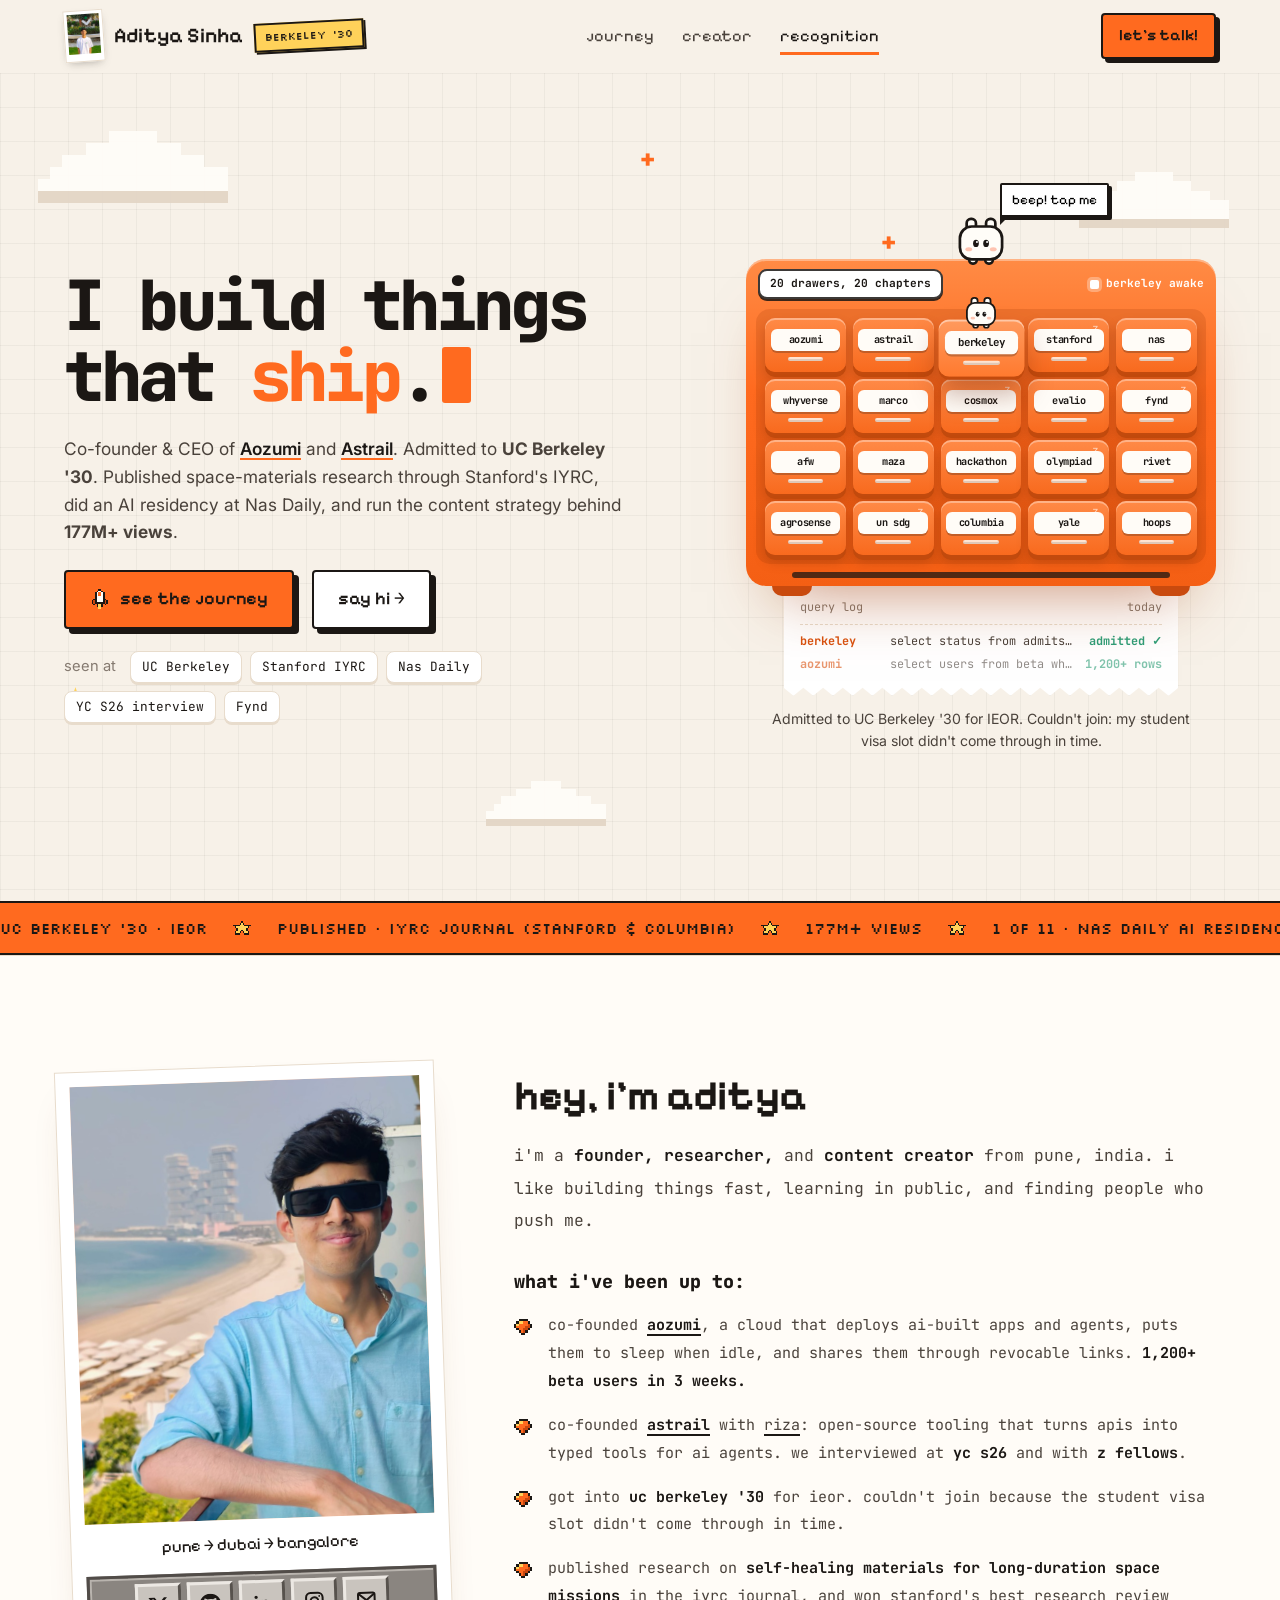
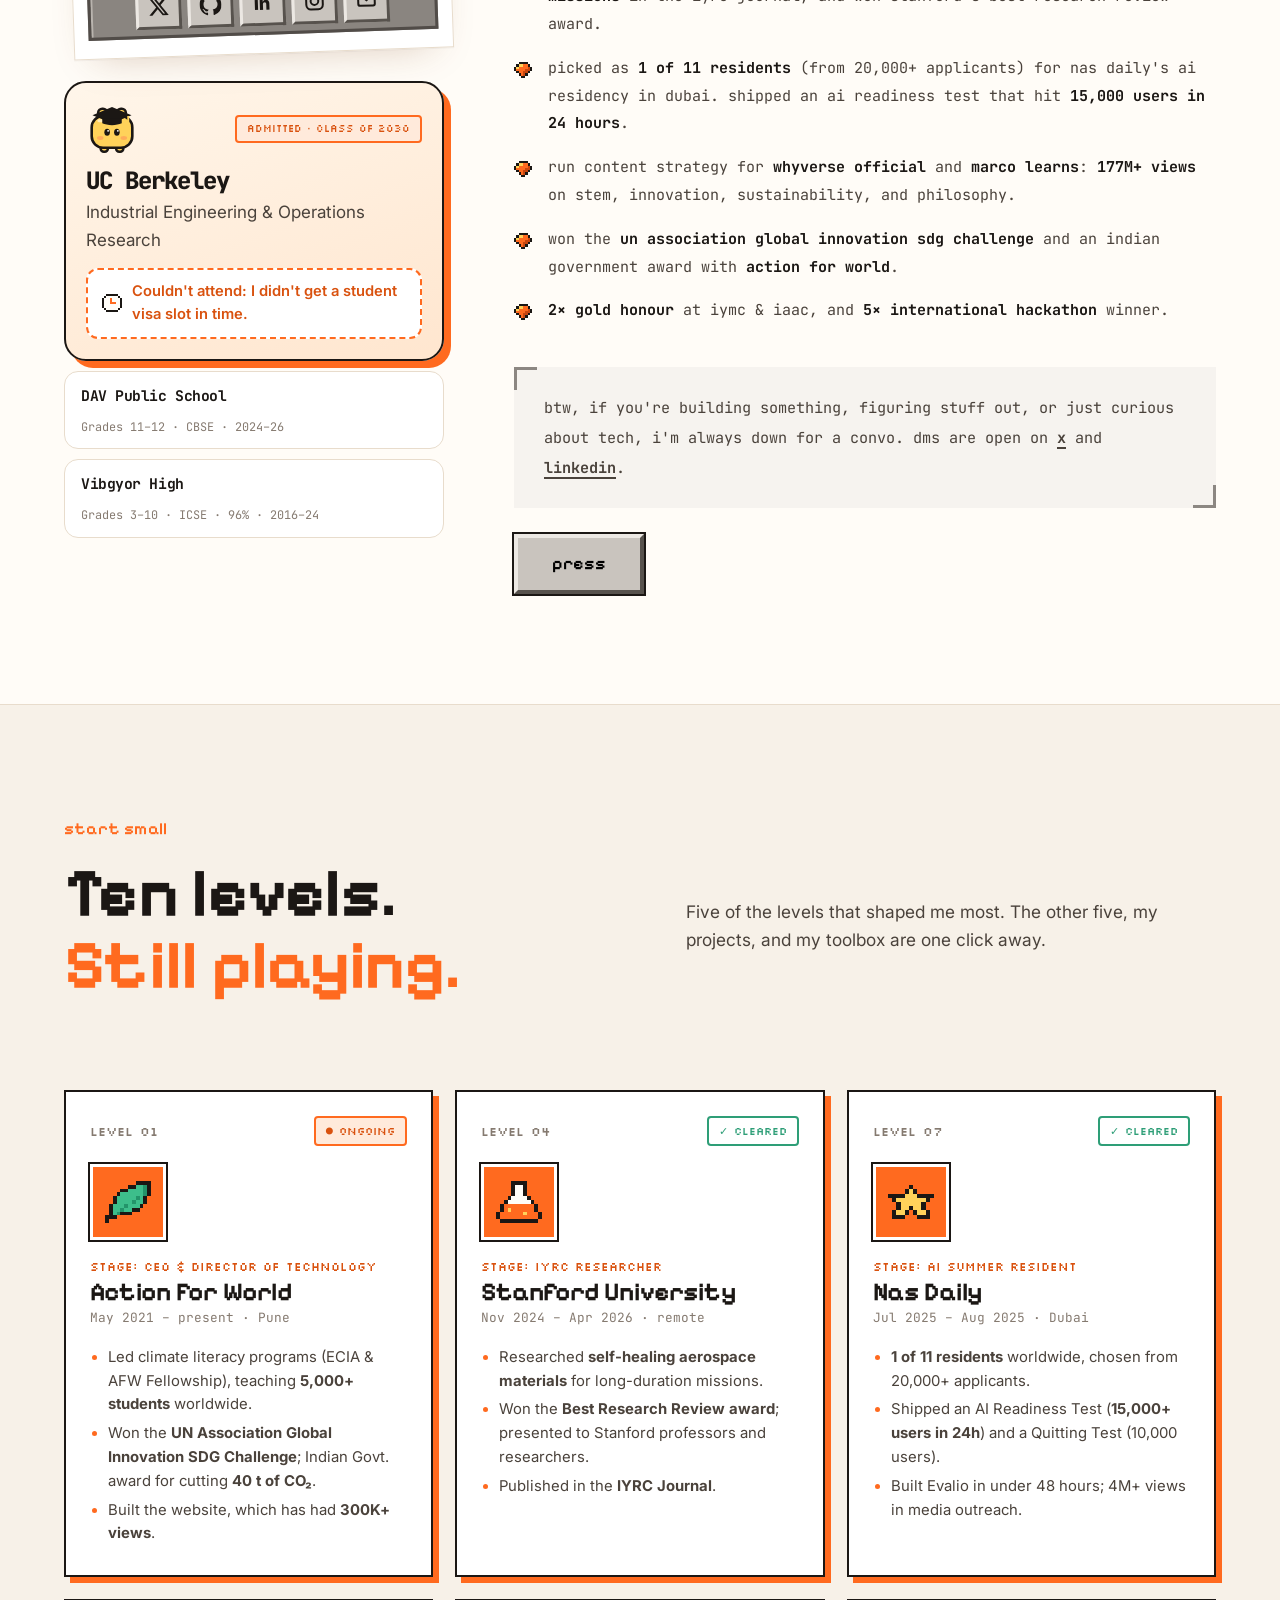
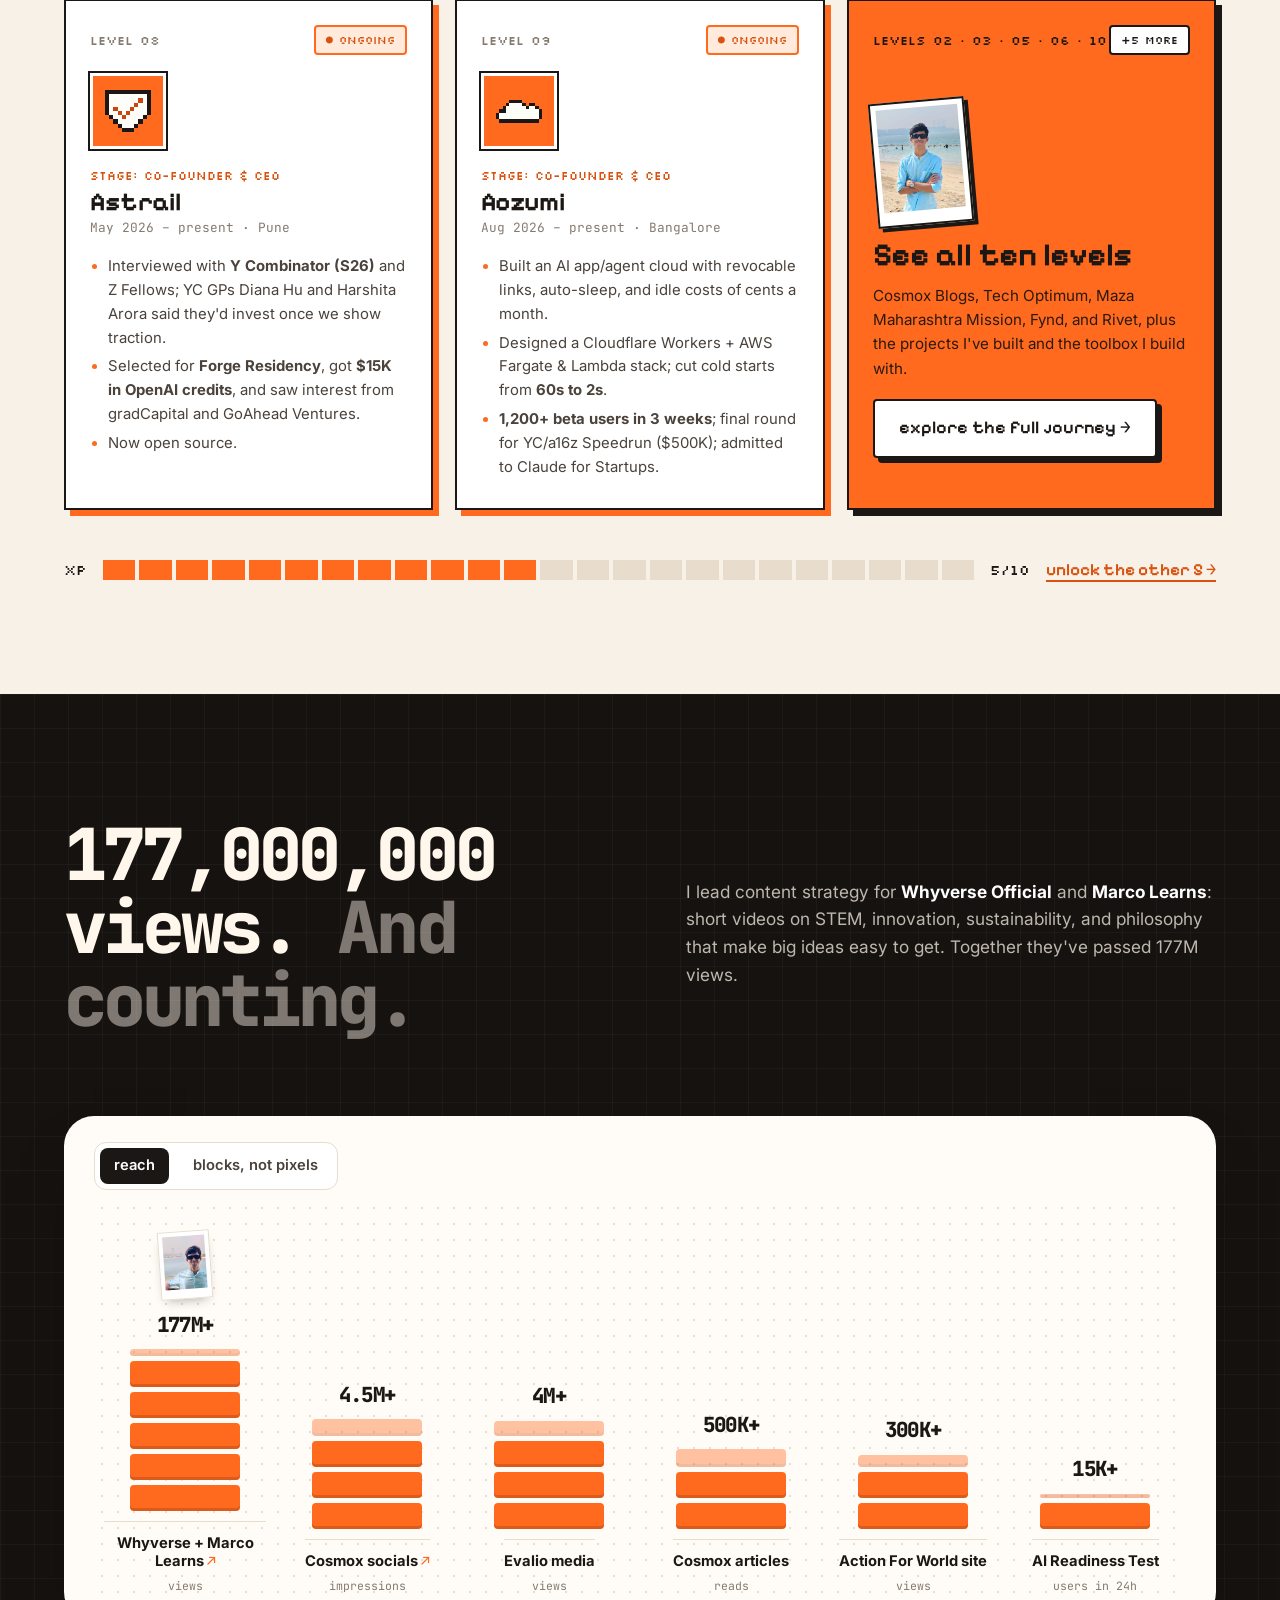
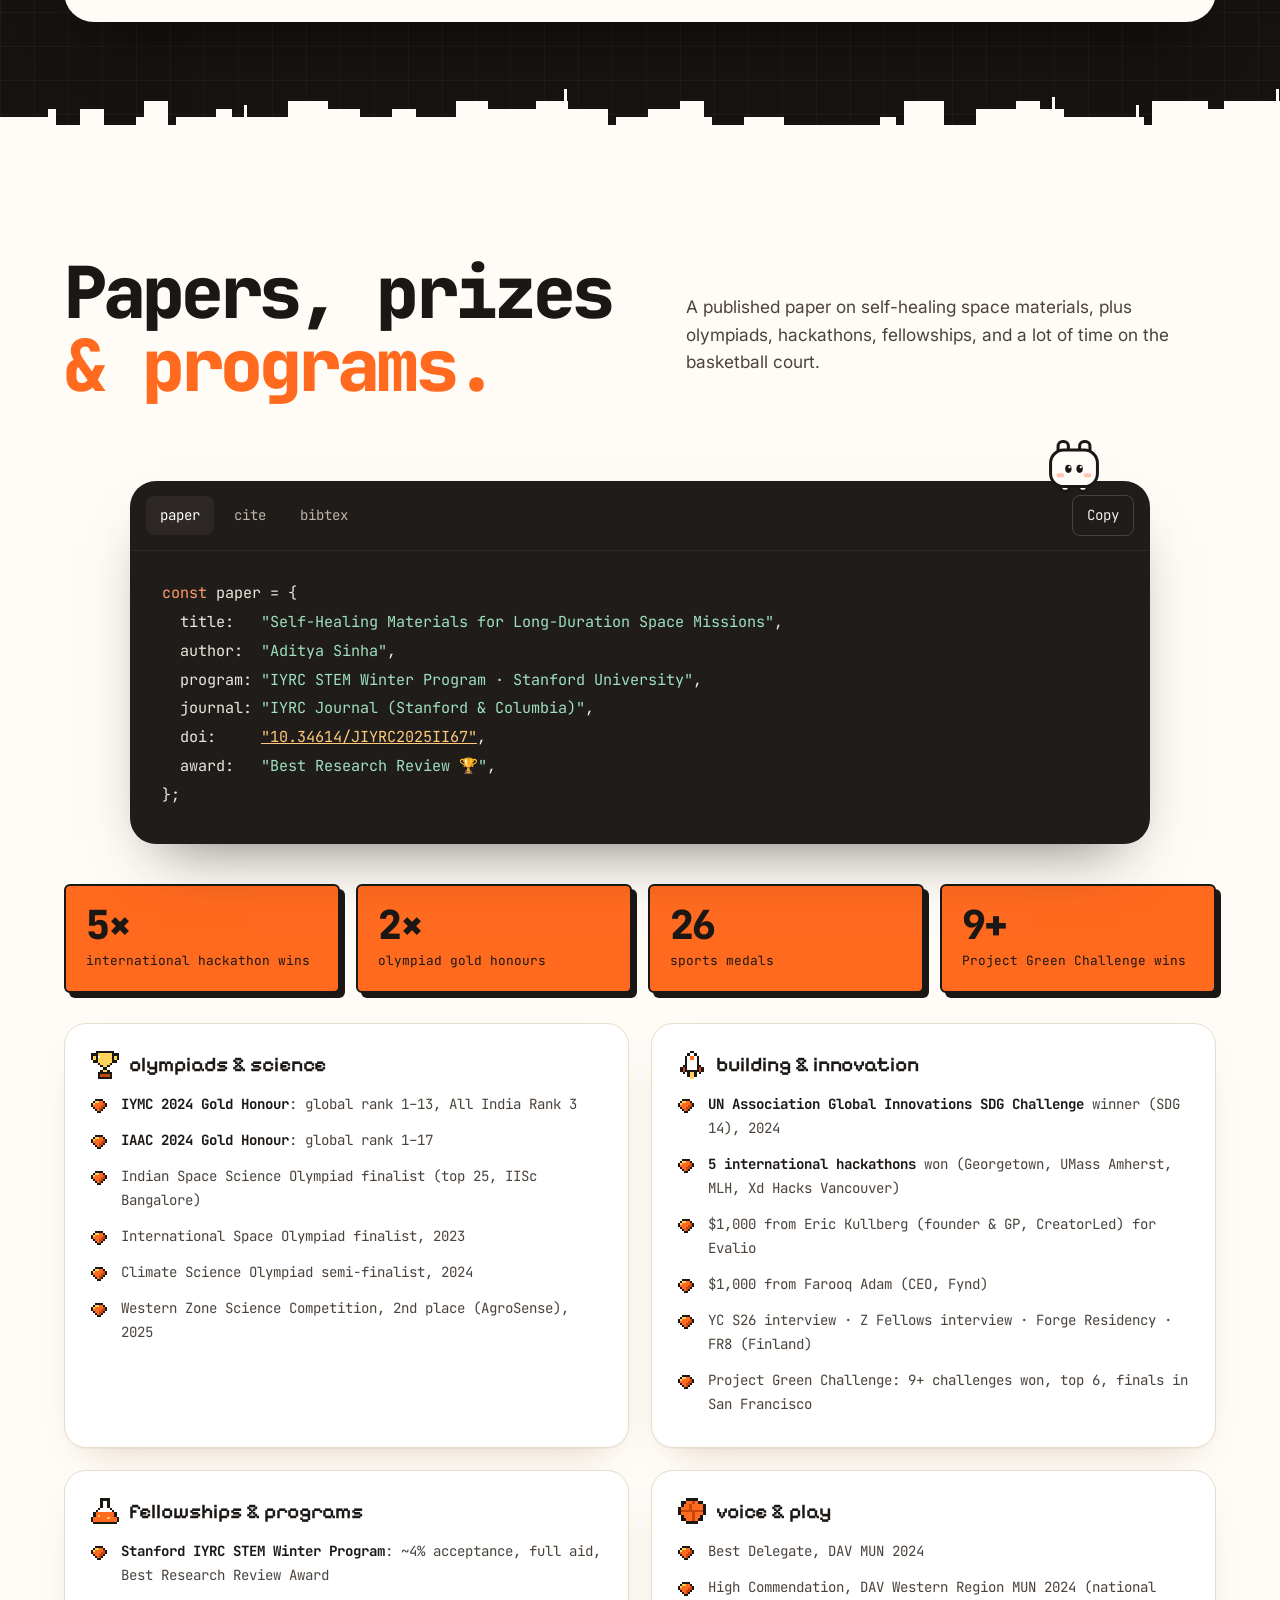
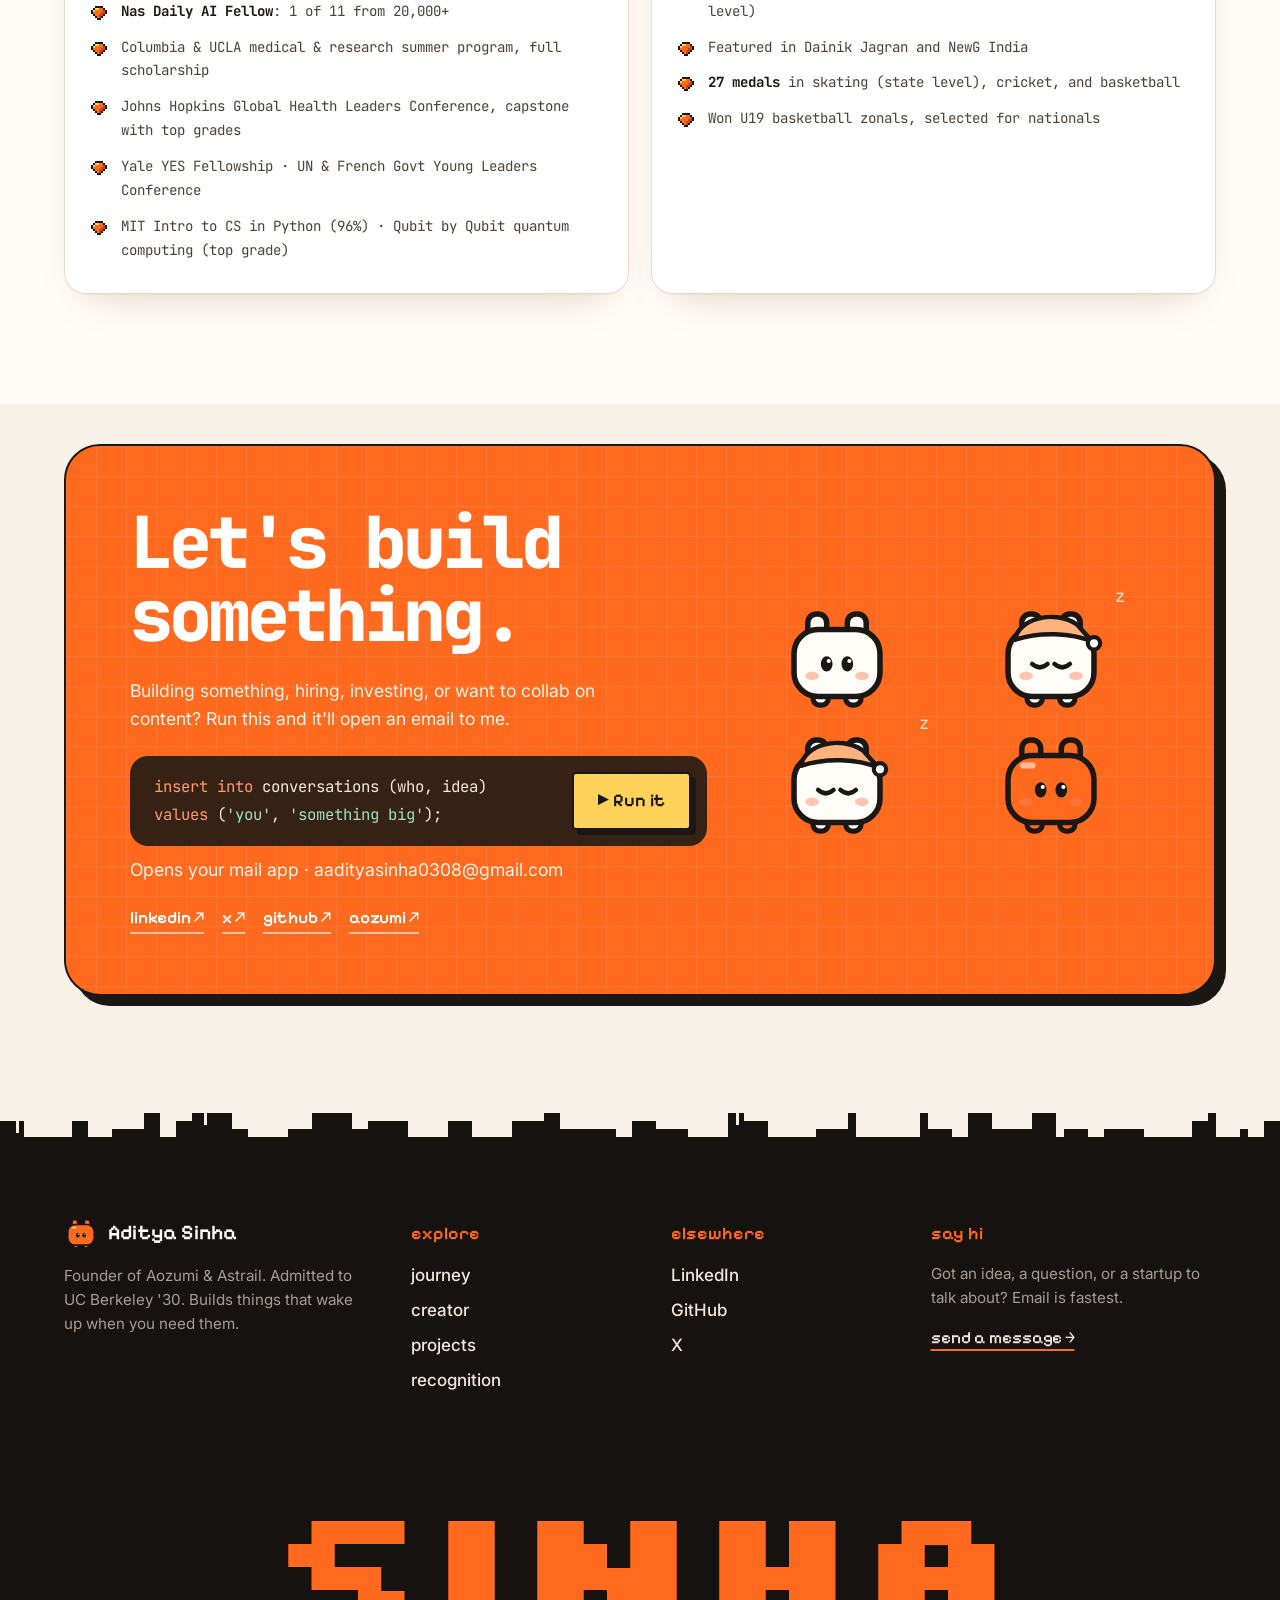
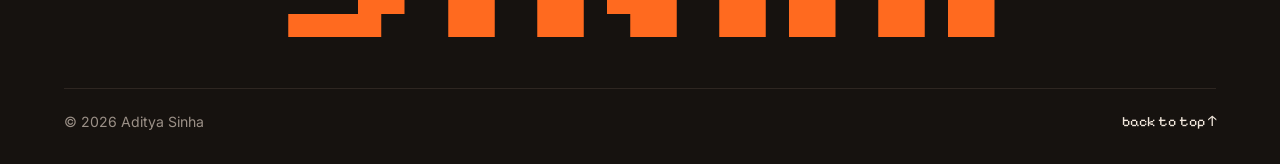
<file: index.html>
<!doctype html>
<html lang="en">
<head>
  <meta charset="utf-8" />
  <meta name="viewport" content="width=device-width, initial-scale=1" />
  <title>Aditya Sinha · founder, researcher, creator</title>
  <meta name="description" content="Aditya Sinha: co-founder & CEO of Aozumi and Astrail, admitted to UC Berkeley '30 (IEOR), Stanford IYRC published researcher, Nas Daily AI resident, and the content strategist behind 177M+ views." />
  <meta property="og:title" content="Aditya Sinha · founder, researcher, creator" />
  <meta property="og:description" content="Startups that sleep when idle, research on self-healing space materials, and 177M+ views of STEM content." />
  <meta property="og:type" content="website" />
  <meta name="twitter:card" content="summary" />
  <meta name="twitter:creator" content="@aditya_sinha03" />
  <meta name="theme-color" content="#FF6A1F" />
  <link rel="icon" href="assets/favicon.svg" type="image/svg+xml" />
  <link rel="preconnect" href="https://fonts.googleapis.com" />
  <link rel="preconnect" href="https://fonts.gstatic.com" crossorigin />
  <link href="https://fonts.googleapis.com/css2?family=Inter:wght@400;500;600;700;800&family=JetBrains+Mono:wght@400;500;700;800&family=Pixelify+Sans:wght@400;500;600;700&family=Silkscreen:wght@400;700&display=swap" rel="stylesheet" />
  <link rel="stylesheet" href="styles.css" />
</head>
<body>

<!-- ============ NAV ============ -->
<header class="nav" id="top">
  <div class="wrap nav-in">
    <a href="#top" class="brand" aria-label="Aditya Sinha, home">
      <span class="brand-pol"><img src="assets/me-nav.jpg" alt="" /></span>
      <span class="brand-name">Aditya&nbsp;Sinha</span>
      <span class="sticker">berkeley '30</span>
    </a>
    <nav class="links" id="navlinks">
      <a href="#journey">journey</a>
      <a href="#creator">creator</a>
      <a href="#recognition">recognition</a>
    </nav>
    <a href="#contact" class="btn btn-sm nav-cta">let's talk!</a>
    <button class="burger" id="burger" aria-label="Open menu" aria-expanded="false"><span></span><span></span><span></span></button>
  </div>
  <div class="scrollbar" id="scrollbar"></div>
</header>

<main>

<!-- ============ HERO ============ -->
<section class="hero grid-paper">
  <i class="pcloud c1" data-px="cloud"></i>
  <i class="pcloud c2" data-px="cloud"></i>
  <i class="pcloud c3" data-px="cloud"></i>
  <span class="spark s1">+</span><span class="spark s2">✦</span><span class="spark s3">+</span>

  <div class="wrap hero-in">
    <div class="hero-copy">
      <h1 class="h-mono hero-h">I build things<br/>that <span class="hl">ship</span>.<span class="cursor"></span></h1>
      <p class="lede">Co-founder &amp; CEO of <a href="https://aozumi.dev" target="_blank" rel="noopener">Aozumi</a> and <a href="https://www.astrail.dev" target="_blank" rel="noopener">Astrail</a>. Admitted to <b>UC Berkeley '30</b>. Published space-materials research through Stanford's IYRC, did an AI residency at Nas Daily, and run the content strategy behind <b>177M+ views</b>.</p>
      <div class="cta-row">
        <a href="#journey" class="btn"><i data-px="rocket" class="px-i"></i> see the journey</a>
        <a href="#contact" class="btn btn-ghost">say hi →</a>
      </div>
      <div class="seen">
        <span class="seen-l">seen at</span>
        <span class="chip">UC Berkeley</span><span class="chip">Stanford IYRC</span><span class="chip">Nas Daily</span><span class="chip">YC S26 interview</span><span class="chip">Fynd</span>
      </div>
    </div>

    <div class="hero-art">
      <div class="cab-mascot">
        <button class="bubble" id="bubble" type="button">beep! tap me</button>
        <span class="mascot big" data-mascot data-track id="heroMascot"></span>
      </div>
      <div class="cabinet">
        <div class="cab-top">
          <span class="cab-chip">20 drawers, 20 chapters</span>
          <span class="cab-awake"><i class="dot"></i> <span id="awakeName">berkeley</span> awake</span>
        </div>
        <div class="drawers" id="drawers"></div>
        <div class="cab-base"><span></span></div>
        <div class="cab-feet"><i></i><i></i></div>
      </div>
      <div class="receipt">
        <div class="rc-head"><span>query log</span><span>today</span></div>
        <div class="rc-rows" id="receipt"></div>
      </div>
      <p class="cab-cap" id="cabCap">Every drawer is one chapter of my life. Closed, it's just a file. Click one to query it.</p>
    </div>
  </div>
</section>

<!-- ============ MARQUEE ============ -->
<div class="marquee" aria-hidden="true">
  <div class="mq-track">
    <span>UC Berkeley '30 · IEOR</span><i data-px="star"></i>
    <span>Published · IYRC Journal (Stanford &amp; Columbia)</span><i data-px="star"></i>
    <span>177M+ views</span><i data-px="star"></i>
    <span>1 of 11 · Nas Daily AI Residency</span><i data-px="star"></i>
    <span>YC S26 interview</span><i data-px="star"></i>
    <span>UN SDG Challenge winner</span><i data-px="star"></i>
    <span>5× international hackathon winner</span><i data-px="star"></i>
    <span>2× Gold Honour · IYMC &amp; IAAC</span><i data-px="star"></i>
    <span>UC Berkeley '30 · IEOR</span><i data-px="star"></i>
    <span>Published · IYRC Journal (Stanford &amp; Columbia)</span><i data-px="star"></i>
    <span>177M+ views</span><i data-px="star"></i>
    <span>1 of 11 · Nas Daily AI Residency</span><i data-px="star"></i>
    <span>YC S26 interview</span><i data-px="star"></i>
    <span>UN SDG Challenge winner</span><i data-px="star"></i>
    <span>5× international hackathon winner</span><i data-px="star"></i>
    <span>2× Gold Honour · IYMC &amp; IAAC</span><i data-px="star"></i>
  </div>
</div>

<!-- ============ ABOUT (retro) ============ -->
<section class="sec about" id="about">
  <div class="wrap about-in">
    <div class="about-side rv">
    <div class="polaroid">
      <div class="photo">
        <img src="assets/me.jpg" alt="Aditya Sinha" onerror="this.parentNode.classList.add('nophoto');this.remove()" />
        <span class="mascot photo-m" data-mascot data-color="orange" data-track></span>
      </div>
      <p class="pol-cap">pune → dubai → bangalore</p>
      <div class="retro-bar">
        <a href="https://x.com/aditya_sinha03" target="_blank" rel="noopener" aria-label="X"><svg viewBox="0 0 24 24"><path d="M18.244 2.25h3.308l-7.227 8.26 8.502 11.24H16.17l-5.214-6.817L4.99 21.75H1.68l7.73-8.835L1.254 2.25H8.08l4.713 6.231zm-1.161 17.52h1.833L7.084 4.126H5.117z"/></svg></a>
        <a href="https://github.com/codingFreak-Adisin" target="_blank" rel="noopener" aria-label="GitHub"><svg viewBox="0 0 16 16"><path d="M8 0C3.58 0 0 3.58 0 8c0 3.54 2.29 6.53 5.47 7.59.4.07.55-.17.55-.38 0-.19-.01-.82-.01-1.49-2.01.37-2.53-.49-2.69-.94-.09-.23-.48-.94-.82-1.13-.28-.15-.68-.52-.01-.53.63-.01 1.08.58 1.23.82.72 1.21 1.87.87 2.33.66.07-.52.28-.87.51-1.07-1.78-.2-3.64-.89-3.64-3.95 0-.87.31-1.59.82-2.15-.08-.2-.36-1.02.08-2.12 0 0 .67-.21 2.2.82.64-.18 1.32-.27 2-.27.68 0 1.36.09 2 .27 1.53-1.04 2.2-.82 2.2-.82.44 1.1.16 1.92.08 2.12.51.56.82 1.27.82 2.15 0 3.07-1.87 3.75-3.65 3.95.29.25.54.73.54 1.48 0 1.07-.01 1.93-.01 2.2 0 .21.15.46.55.38A8.013 8.013 0 0016 8c0-4.42-3.58-8-8-8z"/></svg></a>
        <a href="https://www.linkedin.com/in/aditya-sinha-030508/" target="_blank" rel="noopener" aria-label="LinkedIn" class="li">in</a>
        <a href="https://www.instagram.com/whyverseofficial/" target="_blank" rel="noopener" aria-label="Instagram"><svg viewBox="0 0 24 24" fill="none" stroke="currentColor" stroke-width="2.2"><rect x="3" y="3" width="18" height="18" rx="5"/><circle cx="12" cy="12" r="4.2"/><circle cx="17.4" cy="6.6" r="1" fill="currentColor" stroke="none"/></svg></a>
        <a href="mailto:aadityasinha0308@gmail.com" aria-label="Email"><svg viewBox="0 0 24 24" fill="none" stroke="currentColor" stroke-width="2.2"><rect x="3" y="5" width="18" height="14" rx="2"/><path d="M3.5 6l8.5 7 8.5-7"/></svg></a>
      </div>
    </div>
      <div class="edu-mini">
        <div class="edu-card feature">
          <div class="edu-top"><span class="bear"><span class="mascot" data-mascot data-acc="cap" data-color="butter"></span></span><span class="badge on">admitted · class of 2030</span></div>
          <h3>UC Berkeley</h3>
          <p class="deg">Industrial Engineering &amp; Operations Research</p>
          <p class="edu-note"><i data-px="clock" class="px-i"></i> Couldn't attend: I didn't get a student visa slot in time.</p>
        </div>
        <div class="edu-line"><b>DAV Public School</b><span>Grades 11–12 · CBSE · 2024–26</span></div>
        <div class="edu-line"><b>Vibgyor High</b><span>Grades 3–10 · ICSE · 96% · 2016–24</span></div>
      </div>
    </div>

    <div class="about-copy rv">
      <h2 class="h-pixel">hey, i'm aditya</h2>
      <p class="mono-p">i'm a <b>founder, researcher,</b> and <b>content creator</b> from pune, india. i like building things fast, learning in public, and finding people who push me.</p>
      <h3 class="mono-h">what i've been up to:</h3>
      <ul class="gems">
        <li>co-founded <a href="https://aozumi.dev" target="_blank" rel="noopener"><b>aozumi</b></a>, a cloud that deploys ai-built apps and agents, puts them to sleep when idle, and shares them through revocable links. <b>1,200+ beta users in 3 weeks.</b></li>
        <li>co-founded <a href="https://www.astrail.dev" target="_blank" rel="noopener"><b>astrail</b></a> with <a href="https://rizamohamed.com" target="_blank" rel="noopener">riza</a>: open-source tooling that turns apis into typed tools for ai agents. we interviewed at <b>yc s26</b> and with <b>z fellows</b>.</li>
        <li>got into <b>uc berkeley '30</b> for ieor. couldn't join because the student visa slot didn't come through in time.</li>
        <li>published research on <b>self-healing materials for long-duration space missions</b> in the iyrc journal, and won stanford's best research review award.</li>
        <li>picked as <b>1 of 11 residents</b> (from 20,000+ applicants) for nas daily's ai residency in dubai. shipped an ai readiness test that hit <b>15,000 users in 24 hours</b>.</li>
        <li>run content strategy for <b>whyverse official</b> and <b>marco learns</b>: <b>177M+ views</b> on stem, innovation, sustainability, and philosophy.</li>
        <li>won the <b>un association global innovation sdg challenge</b> and an indian government award with <b>action for world</b>.</li>
        <li><b>2× gold honour</b> at iymc &amp; iaac, and <b>5× international hackathon</b> winner.</li>
      </ul>
      <div class="bracket-box">
        <p>btw, if you're building something, figuring stuff out, or just curious about tech, i'm always down for a convo. dms are open on <a href="https://x.com/aditya_sinha03" target="_blank" rel="noopener"><b>x</b></a> and <a href="https://www.linkedin.com/in/aditya-sinha-030508/" target="_blank" rel="noopener"><b>linkedin</b></a>.</p>
      </div>
      <button class="press" id="press" type="button">press</button>
    </div>
  </div>
</section>

<!-- ============ JOURNEY ============ -->
<section class="sec journey" id="journey">
  <div class="wrap">
    <div class="sec-head split rv">
      <div>
        <span class="kicker">start small</span>
        <h2 class="h-pixel big">Ten levels.<br/><span class="hl-o">Still playing.</span></h2>
      </div>
      <p class="sub">Five of the levels that shaped me most. The other five, my projects, and my toolbox are one click away.</p>
    </div>

    <div class="levels">
      <article class="lvl rv">
        <header><span class="lv">level 01</span><span class="badge on">● ongoing</span></header>
        <div class="lv-ic"><i data-px="leaf"></i></div>
        <span class="stage">stage: ceo &amp; director of technology</span>
        <h3>Action For World</h3>
        <p class="when">May 2021 – present · Pune</p>
        <ul>
          <li>Led climate literacy programs (ECIA &amp; AFW Fellowship), teaching <b>5,000+ students</b> worldwide.</li>
          <li>Won the <b>UN Association Global Innovation SDG Challenge</b>; Indian Govt. award for cutting <b>40 t of CO₂</b>.</li>
          <li>Built the website, which has had <b>300K+ views</b>.</li>
        </ul>
      </article>
      <article class="lvl rv">
        <header><span class="lv">level 04</span><span class="badge">✓ cleared</span></header>
        <div class="lv-ic"><i data-px="flask"></i></div>
        <span class="stage">stage: iyrc researcher</span>
        <h3>Stanford University</h3>
        <p class="when">Nov 2024 – Apr 2026 · remote</p>
        <ul>
          <li>Researched <b>self-healing aerospace materials</b> for long-duration missions.</li>
          <li>Won the <b>Best Research Review award</b>; presented to Stanford professors and researchers.</li>
          <li>Published in the <b>IYRC Journal</b>.</li>
        </ul>
      </article>
      <article class="lvl rv">
        <header><span class="lv">level 07</span><span class="badge">✓ cleared</span></header>
        <div class="lv-ic"><i data-px="star"></i></div>
        <span class="stage">stage: ai summer resident</span>
        <h3>Nas Daily</h3>
        <p class="when">Jul 2025 – Aug 2025 · Dubai</p>
        <ul>
          <li><b>1 of 11 residents</b> worldwide, chosen from 20,000+ applicants.</li>
          <li>Shipped an AI Readiness Test (<b>15,000+ users in 24h</b>) and a Quitting Test (10,000 users).</li>
          <li>Built Evalio in under 48 hours; 4M+ views in media outreach.</li>
        </ul>
      </article>
      <article class="lvl rv">
        <header><span class="lv">level 08</span><span class="badge on">● ongoing</span></header>
        <div class="lv-ic"><i data-px="shield"></i></div>
        <span class="stage">stage: co-founder &amp; ceo</span>
        <h3>Astrail</h3>
        <p class="when">May 2026 – present · Pune</p>
        <ul>
          <li>Interviewed with <b>Y Combinator (S26)</b> and Z Fellows; YC GPs Diana Hu and Harshita Arora said they'd invest once we show traction.</li>
          <li>Selected for <b>Forge Residency</b>, got <b>$15K in OpenAI credits</b>, and saw interest from gradCapital and GoAhead Ventures.</li>
          <li>Now open source.</li>
        </ul>
      </article>
      <article class="lvl rv">
        <header><span class="lv">level 09</span><span class="badge on">● ongoing</span></header>
        <div class="lv-ic"><i data-px="cloudy"></i></div>
        <span class="stage">stage: co-founder &amp; ceo</span>
        <h3>Aozumi</h3>
        <p class="when">Aug 2026 – present · Bangalore</p>
        <ul>
          <li>Built an AI app/agent cloud with revocable links, auto-sleep, and idle costs of cents a month.</li>
          <li>Designed a Cloudflare Workers + AWS Fargate &amp; Lambda stack; cut cold starts from <b>60s to 2s</b>.</li>
          <li><b>1,200+ beta users in 3 weeks</b>; final round for YC/a16z Speedrun ($500K); admitted to Claude for Startups.</li>
        </ul>
      </article>
      <a class="lvl more rv" href="journey.html">
        <header><span class="lv">levels 02 · 03 · 05 · 06 · 10</span><span class="badge on">+5 more</span></header>
        <div class="more-in">
          <span class="more-pol"><img src="assets/me-levels.jpg" alt="" /></span>
          <h3>See all ten levels</h3>
          <p>Cosmox Blogs, Tech Optimum, Maza Maharashtra Mission, Fynd, and Rivet, plus the projects I've built and the toolbox I build with.</p>
          <span class="btn">explore the full journey →</span>
        </div>
      </a>
    </div>

    <div class="xp rv">
      <span class="xp-l">xp</span>
      <div class="xp-bar" id="xpbar" data-fill="0.5"></div>
      <span class="xp-n">5/10</span>
      <a href="journey.html" class="xp-link">unlock the other 5 →</a>
    </div>
  </div>
</section>

<!-- ============ CREATOR ============ -->
<section class="sec creator grid-dark" id="creator">
  <div class="wrap">
    <div class="sec-head split rv">
      <h2 class="h-mono light">177,000,000<br/>views. <span class="dim2">And counting.</span></h2>
      <p class="sub light-p">I lead content strategy for <b>Whyverse Official</b> and <b>Marco Learns</b>: short videos on STEM, innovation, sustainability, and philosophy that make big ideas easy to get. Together they've passed 177M views.</p>
    </div>

    <div class="chart-card rv">
      <div class="chart-tabs"><span class="on">reach</span><span class="ct-note">blocks, not pixels</span></div>
      <div class="chart" id="chart"></div>    </div>
  </div>
  <div class="skyline bottom" data-skyline data-fill="#FFFCF7" data-flip data-pixel></div>
</section>

<!-- ============ RECOGNITION ============ -->
<section class="sec wins" id="recognition">
  <div class="wrap">
    <div class="sec-head split rv">
      <h2 class="h-mono">Papers, prizes<br/><span class="hl">&amp; programs.</span></h2>
      <p class="sub">A published paper on self-healing space materials, plus olympiads, hackathons, fellowships, and a lot of time on the basketball court.</p>
    </div>

    <div class="code-card rv">
      <span class="mascot cc-m" data-mascot data-track></span>
      <div class="cc-tabs" role="tablist">
        <button class="on" data-tab="paper" role="tab">paper</button>
        <button data-tab="cite" role="tab">cite</button>
        <button data-tab="bibtex" role="tab">bibtex</button>
        <button class="cc-copy" id="ccCopy" type="button">Copy</button>
      </div>
      <pre class="cc-body" data-pane="paper"><span class="c-k">const</span> paper = {
  title:   <span class="c-s">"Self-Healing Materials for Long-Duration Space Missions"</span>,
  author:  <span class="c-s">"Aditya Sinha"</span>,
  program: <span class="c-s">"IYRC STEM Winter Program · Stanford University"</span>,
  journal: <span class="c-s">"IYRC Journal (Stanford &amp; Columbia)"</span>,
  doi:     <a class="c-l" href="http://doi.org/10.34614/JIYRC2025II67" target="_blank" rel="noopener">"10.34614/JIYRC2025II67"</a>,
  award:   <span class="c-s">"Best Research Review 🏆"</span>,
};</pre>
      <pre class="cc-body" data-pane="cite" hidden>Sinha, A. (2025). <span class="c-s">Self-Healing Materials for Long-Duration
Space Missions.</span> <span class="c-k">IYRC Journal.</span>
<a class="c-l" href="http://doi.org/10.34614/JIYRC2025II67" target="_blank" rel="noopener">https://doi.org/10.34614/JIYRC2025II67</a></pre>
      <pre class="cc-body" data-pane="bibtex" hidden><span class="c-k">@article</span>{sinha2025selfhealing,
  title   = {<span class="c-s">Self-Healing Materials for Long-Duration Space Missions</span>},
  author  = {<span class="c-s">Sinha, Aditya</span>},
  journal = {<span class="c-s">IYRC Journal</span>},
  year    = {<span class="c-s">2025</span>},
  doi     = {<span class="c-s">10.34614/JIYRC2025II67</span>}
}</pre>
    </div>


    <div class="stat-row rv">
      <div class="stat"><b data-count="5" data-suffix="×">0</b><span>international hackathon wins</span></div>
      <div class="stat"><b data-count="2" data-suffix="×">0</b><span>olympiad gold honours</span></div>
      <div class="stat"><b data-count="27">0</b><span>sports medals</span></div>
      <div class="stat"><b data-count="9" data-suffix="+">0</b><span>Project Green Challenge wins</span></div>
    </div>


    <div class="shelf">
      <div class="shelf-card rv">
        <h3><i data-px="trophy" class="px-i"></i> olympiads &amp; science</h3>
        <ul class="gems">
          <li><b>IYMC 2024 Gold Honour</b>: global rank 1–13, All India Rank 3</li>
          <li><b>IAAC 2024 Gold Honour</b>: global rank 1–17</li>
          <li>Indian Space Science Olympiad finalist (top 25, IISc Bangalore)</li>
          <li>International Space Olympiad finalist, 2023</li>
          <li>Climate Science Olympiad semi-finalist, 2024</li>
          <li>Western Zone Science Competition, 2nd place (AgroSense), 2025</li>
        </ul>
      </div>
      <div class="shelf-card rv">
        <h3><i data-px="rocket" class="px-i"></i> building &amp; innovation</h3>
        <ul class="gems">
          <li><b>UN Association Global Innovations SDG Challenge</b> winner (SDG 14), 2024</li>
          <li><b>5 international hackathons</b> won (Georgetown, UMass Amherst, MLH, Xd Hacks Vancouver)</li>
          <li>$1,000 from Eric Kullberg (founder &amp; GP, CreatorLed) for Evalio</li>
          <li>$1,000 from Farooq Adam (CEO, Fynd)</li>
          <li>YC S26 interview · Z Fellows interview · Forge Residency · FR8 (Finland)</li>
          <li>Project Green Challenge: 9+ challenges won, top 6, finals in San Francisco</li>
        </ul>
      </div>
      <div class="shelf-card rv">
        <h3><i data-px="flask" class="px-i"></i> fellowships &amp; programs</h3>
        <ul class="gems">
          <li><b>Stanford IYRC STEM Winter Program</b>: ~4% acceptance, full aid, Best Research Review Award</li>
          <li><b>Nas Daily AI Fellow</b>: 1 of 11 from 20,000+</li>
          <li>Columbia &amp; UCLA medical &amp; research summer program, full scholarship</li>
          <li>Johns Hopkins Global Health Leaders Conference, capstone with top grades</li>
          <li>Yale YES Fellowship · UN &amp; French Govt Young Leaders Conference</li>
          <li>MIT Intro to CS in Python (96%) · Qubit by Qubit quantum computing (top grade)</li>
        </ul>
      </div>
      <div class="shelf-card rv">
        <h3><i data-px="ball" class="px-i"></i> voice &amp; play</h3>
        <ul class="gems">
          <li>Best Delegate, DAV MUN 2024</li>
          <li>High Commendation, DAV Western Region MUN 2024 (national level)</li>
          <li>Featured in Dainik Jagran and NewG India</li>
          <li><b>27 medals</b> in skating (state level), cricket, and basketball</li>
          <li>Won U19 basketball zonals, selected for nationals</li>
        </ul>
      </div>
    </div>
  </div>
</section>

<!-- ============ CONTACT ============ -->
<section class="sec contact" id="contact">
  <div class="wrap">
    <div class="cta-card rv">
      <div class="cta-copy">
        <h2 class="h-mono light">Let's build<br/>something.</h2>
        <p>Building something, hiring, investing, or want to collab on content? Run this and it'll open an email to me.</p>
        <div class="sql">
          <code><span class="c-k">insert into</span> conversations (who, idea)<br/><span class="c-k">values</span> (<span class="c-s">'you'</span>, <span class="c-s">'something big'</span>);</code>
          <button class="btn run" id="runIt" type="button">▶ Run it</button>
        </div>
        <p class="small-p" id="runMsg">Opens your mail app · aadityasinha0308@gmail.com</p>
        <div class="cta-links">
          <a href="https://www.linkedin.com/in/aditya-sinha-030508/" target="_blank" rel="noopener">linkedin ↗</a>
          <a href="https://x.com/aditya_sinha03" target="_blank" rel="noopener">x ↗</a>
          <a href="https://github.com/codingFreak-Adisin" target="_blank" rel="noopener">github ↗</a>
          <a href="https://aozumi.dev" target="_blank" rel="noopener">aozumi ↗</a>
        </div>
      </div>
      <div class="cta-crew">
        <span class="mascot" data-mascot data-track></span>
        <span class="mascot" data-mascot data-mood="sleep" data-acc="nightcap"></span>
        <span class="mascot" data-mascot data-mood="sleep" data-acc="nightcap"></span>
        <span class="mascot" data-mascot data-color="orange" data-track></span>
        <i class="zz z1">z</i><i class="zz z2">z</i>
      </div>
    </div>
  </div>
</section>

</main>

<!-- ============ FOOTER ============ -->
<footer class="foot">
  <div class="skyline top" data-skyline data-fill="#F7F1E8" data-pixel></div>
  <div class="wrap">
    <div class="foot-grid">
      <div>
        <a href="#top" class="brand light"><span class="mascot brand-m" data-mascot data-color="orange"></span><span class="brand-name">Aditya Sinha</span></a>
        <p class="foot-p">Founder of Aozumi &amp; Astrail. Admitted to UC Berkeley '30. Builds things that wake up when you need them.</p>
      </div>
      <div>
        <h4>explore</h4>
        <a href="#journey">journey</a><a href="#creator">creator</a><a href="journey.html#projects">projects</a><a href="#recognition">recognition</a>
      </div>
      <div>
        <h4>elsewhere</h4>
        <a href="https://www.linkedin.com/in/aditya-sinha-030508/" target="_blank" rel="noopener">LinkedIn</a>
        <a href="https://github.com/codingFreak-Adisin" target="_blank" rel="noopener">GitHub</a>
        <a href="https://x.com/aditya_sinha03" target="_blank" rel="noopener">X</a>
      </div>
      <div>
        <h4>say hi</h4>
        <p class="foot-p">Got an idea, a question, or a startup to talk about? Email is fastest.</p>
        <a href="mailto:aadityasinha0308@gmail.com" class="u-link">send a message →</a>
      </div>
    </div>
    <div class="wordmark" aria-hidden="true">sinha</div>
    <div class="foot-bottom">
      <span>© <span id="yr">2026</span> Aditya Sinha</span>      <a href="#top">back to top ↑</a>
    </div>
  </div>
</footer>

<div class="rain" id="rain" aria-hidden="true"></div>
<script src="app.js"></script>
</body>
</html>
</file>
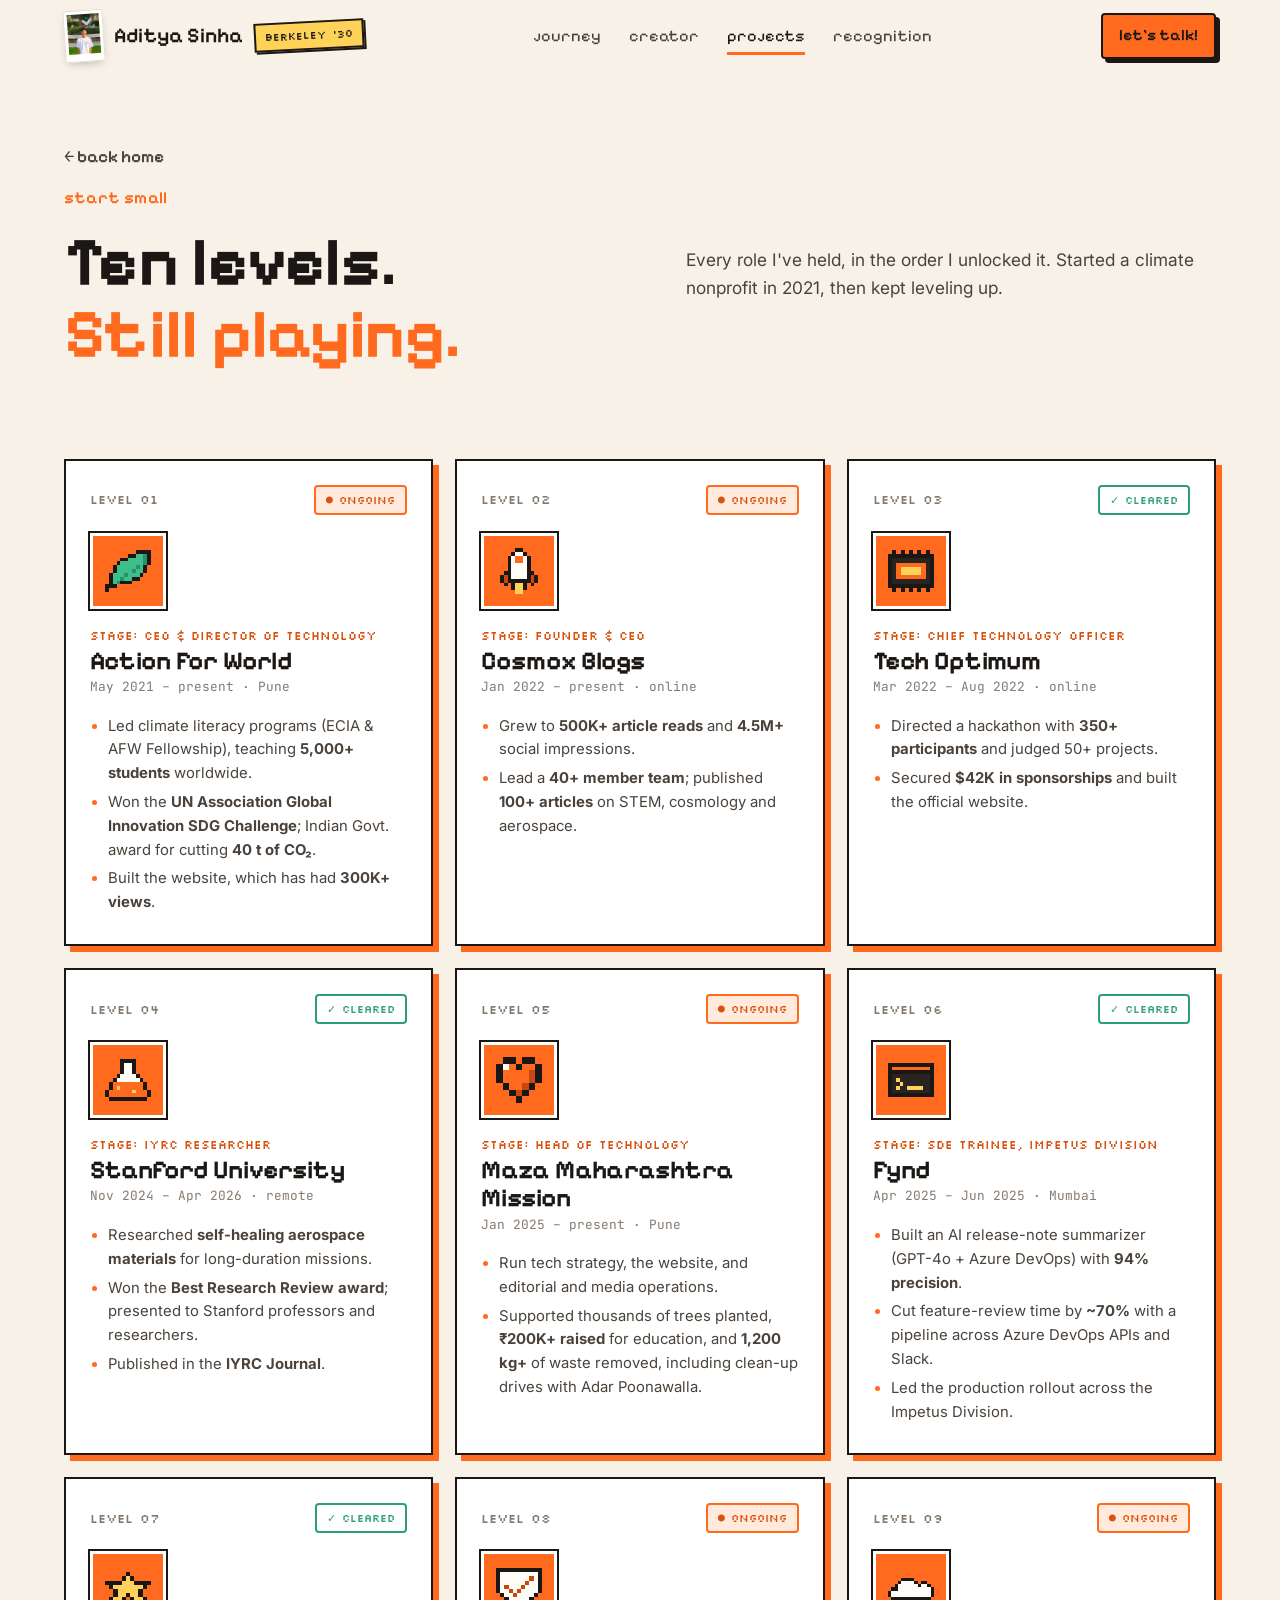
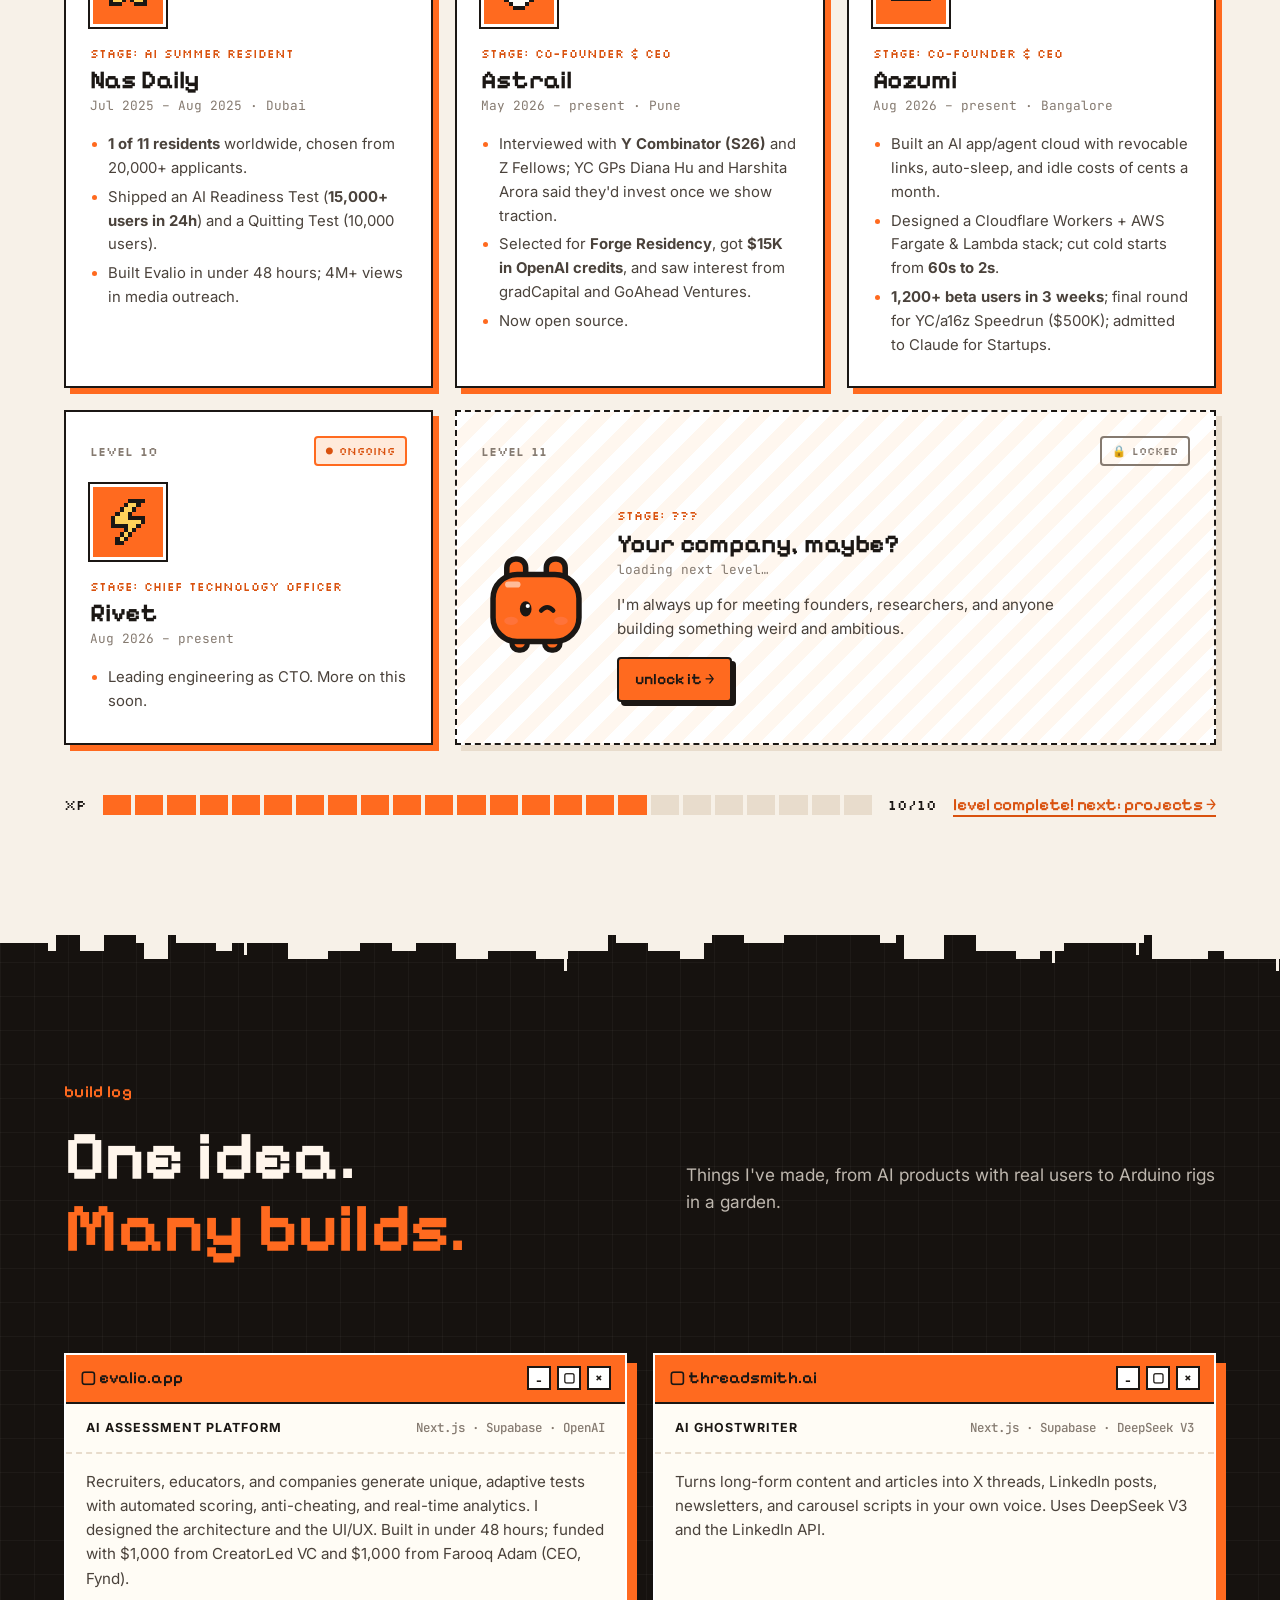
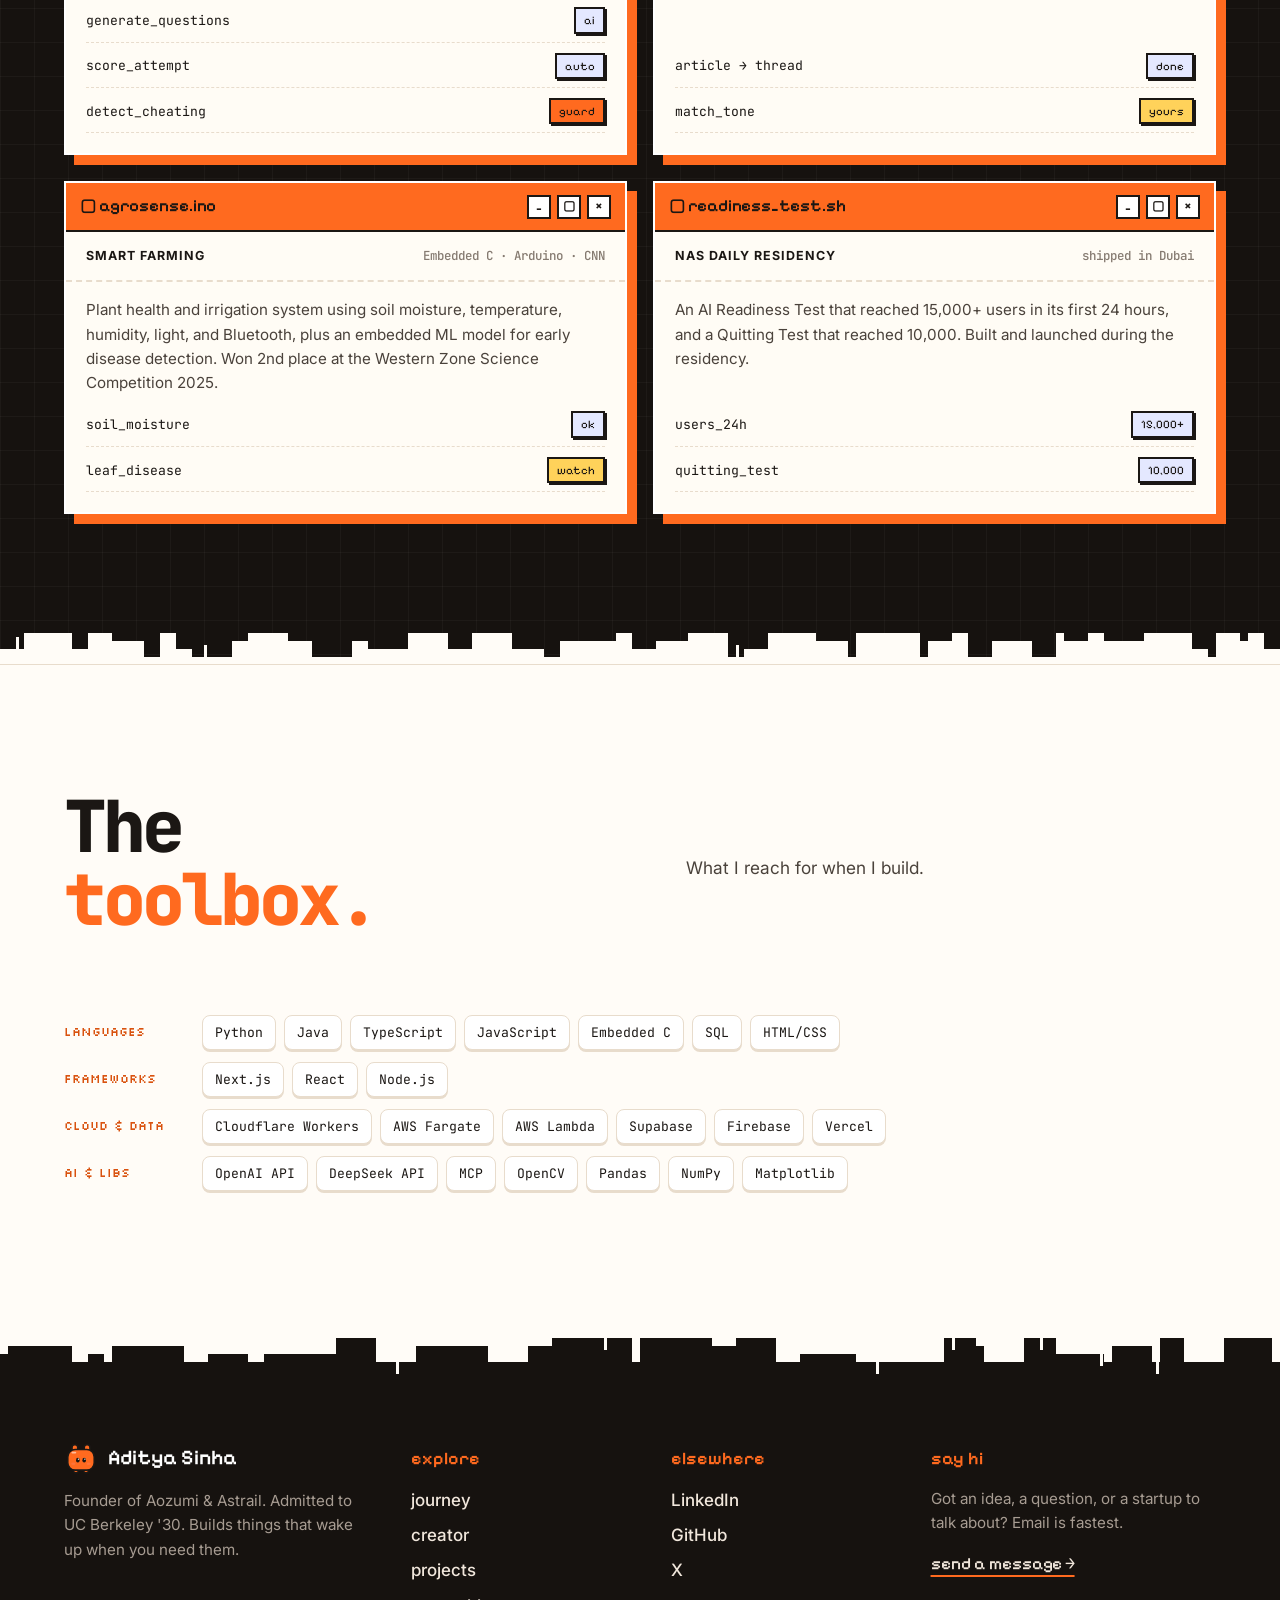
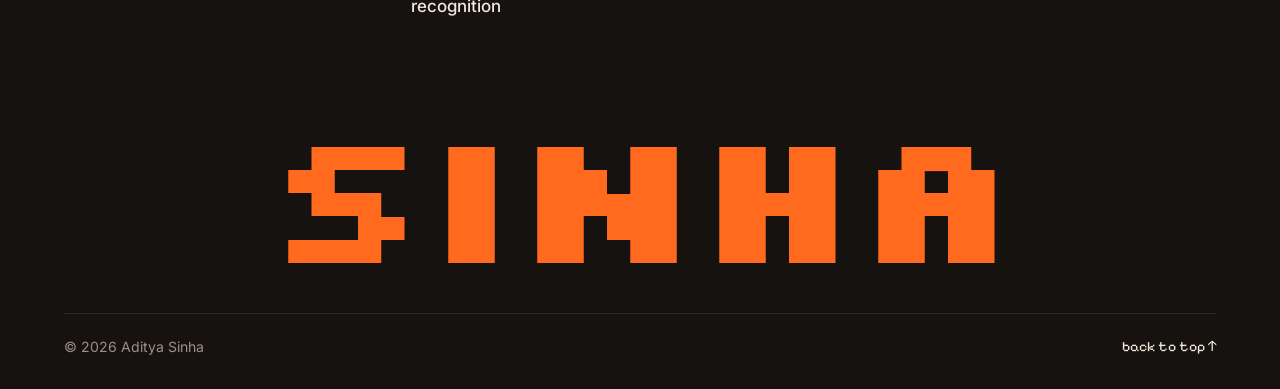
<file: journey.html>
<!doctype html>
<html lang="en">
<head>
  <meta charset="utf-8" />
  <meta name="viewport" content="width=device-width, initial-scale=1" />
  <title>Journey · Aditya Sinha</title>
  <meta name="description" content="Aditya Sinha: co-founder & CEO of Aozumi and Astrail, admitted to UC Berkeley '30 (IEOR), Stanford IYRC published researcher, Nas Daily AI resident, and the content strategist behind 177M+ views." />
  <meta property="og:title" content="Aditya Sinha · founder, researcher, creator" />
  <meta property="og:description" content="Startups that sleep when idle, research on self-healing space materials, and 177M+ views of STEM content." />
  <meta property="og:type" content="website" />
  <meta name="twitter:card" content="summary" />
  <meta name="twitter:creator" content="@aditya_sinha03" />
  <meta name="theme-color" content="#FF6A1F" />
  <link rel="icon" href="assets/favicon.svg" type="image/svg+xml" />
  <link rel="preconnect" href="https://fonts.googleapis.com" />
  <link rel="preconnect" href="https://fonts.gstatic.com" crossorigin />
  <link href="https://fonts.googleapis.com/css2?family=Inter:wght@400;500;600;700;800&family=JetBrains+Mono:wght@400;500;700;800&family=Pixelify+Sans:wght@400;500;600;700&family=Silkscreen:wght@400;700&display=swap" rel="stylesheet" />
  <link rel="stylesheet" href="styles.css" />
</head>
<body>

<!-- ============ NAV ============ -->
<header class="nav" id="top">
  <div class="wrap nav-in">
    <a href="index.html#top" class="brand" aria-label="Aditya Sinha, home">
      <span class="brand-pol"><img src="assets/me-nav.jpg" alt="" /></span>
      <span class="brand-name">Aditya&nbsp;Sinha</span>
      <span class="sticker">berkeley '30</span>
    </a>
    <nav class="links" id="navlinks">
      <a href="journey.html" class="act">journey</a>
      <a href="index.html#creator">creator</a>
      <a href="#projects">projects</a>
      <a href="index.html#recognition">recognition</a>
    </nav>
    <a href="index.html#contact" class="btn btn-sm nav-cta">let's talk!</a>
    <button class="burger" id="burger" aria-label="Open menu" aria-expanded="false"><span></span><span></span><span></span></button>
  </div>
  <div class="scrollbar" id="scrollbar"></div>
</header>

<main>

<!-- ============ JOURNEY ============ -->
<section class="sec journey jpage" id="journey">
  <div class="wrap">
    <div class="sec-head split rv">
      <div>
        <a href="index.html" class="back-link">← back home</a><br/><span class="kicker">start small</span>
        <h2 class="h-pixel big">Ten levels.<br/><span class="hl-o">Still playing.</span></h2>
      </div>
      <p class="sub">Every role I've held, in the order I unlocked it. Started a climate nonprofit in 2021, then kept leveling up.</p>
    </div>

    <div class="levels">
      <article class="lvl rv">
        <header><span class="lv">level 01</span><span class="badge on">● ongoing</span></header>
        <div class="lv-ic"><i data-px="leaf"></i></div>
        <span class="stage">stage: ceo &amp; director of technology</span>
        <h3>Action For World</h3>
        <p class="when">May 2021 – present · Pune</p>
        <ul>
          <li>Led climate literacy programs (ECIA &amp; AFW Fellowship), teaching <b>5,000+ students</b> worldwide.</li>
          <li>Won the <b>UN Association Global Innovation SDG Challenge</b>; Indian Govt. award for cutting <b>40 t of CO₂</b>.</li>
          <li>Built the website, which has had <b>300K+ views</b>.</li>
        </ul>
      </article>
      <article class="lvl rv">
        <header><span class="lv">level 02</span><span class="badge on">● ongoing</span></header>
        <div class="lv-ic"><i data-px="rocket"></i></div>
        <span class="stage">stage: founder &amp; ceo</span>
        <h3>Cosmox Blogs</h3>
        <p class="when">Jan 2022 – present · online</p>
        <ul>
          <li>Grew to <b>500K+ article reads</b> and <b>4.5M+</b> social impressions.</li>
          <li>Lead a <b>40+ member team</b>; published <b>100+ articles</b> on STEM, cosmology and aerospace.</li>
        </ul>
      </article>
      <article class="lvl rv">
        <header><span class="lv">level 03</span><span class="badge">✓ cleared</span></header>
        <div class="lv-ic"><i data-px="chip"></i></div>
        <span class="stage">stage: chief technology officer</span>
        <h3>Tech Optimum</h3>
        <p class="when">Mar 2022 – Aug 2022 · online</p>
        <ul>
          <li>Directed a hackathon with <b>350+ participants</b> and judged 50+ projects.</li>
          <li>Secured <b>$42K in sponsorships</b> and built the official website.</li>
        </ul>
      </article>
      <article class="lvl rv">
        <header><span class="lv">level 04</span><span class="badge">✓ cleared</span></header>
        <div class="lv-ic"><i data-px="flask"></i></div>
        <span class="stage">stage: iyrc researcher</span>
        <h3>Stanford University</h3>
        <p class="when">Nov 2024 – Apr 2026 · remote</p>
        <ul>
          <li>Researched <b>self-healing aerospace materials</b> for long-duration missions.</li>
          <li>Won the <b>Best Research Review award</b>; presented to Stanford professors and researchers.</li>
          <li>Published in the <b>IYRC Journal</b>.</li>
        </ul>
      </article>
      <article class="lvl rv">
        <header><span class="lv">level 05</span><span class="badge on">● ongoing</span></header>
        <div class="lv-ic"><i data-px="heart"></i></div>
        <span class="stage">stage: head of technology</span>
        <h3>Maza Maharashtra Mission</h3>
        <p class="when">Jan 2025 – present · Pune</p>
        <ul>
          <li>Run tech strategy, the website, and editorial and media operations.</li>
          <li>Supported thousands of trees planted, <b>₹200K+ raised</b> for education, and <b>1,200 kg+</b> of waste removed, including clean-up drives with Adar Poonawalla.</li>
        </ul>
      </article>
      <article class="lvl rv">
        <header><span class="lv">level 06</span><span class="badge">✓ cleared</span></header>
        <div class="lv-ic"><i data-px="code"></i></div>
        <span class="stage">stage: sde trainee, impetus division</span>
        <h3>Fynd</h3>
        <p class="when">Apr 2025 – Jun 2025 · Mumbai</p>
        <ul>
          <li>Built an AI release-note summarizer (GPT-4o + Azure DevOps) with <b>94% precision</b>.</li>
          <li>Cut feature-review time by <b>~70%</b> with a pipeline across Azure DevOps APIs and Slack.</li>
          <li>Led the production rollout across the Impetus Division.</li>
        </ul>
      </article>
      <article class="lvl rv">
        <header><span class="lv">level 07</span><span class="badge">✓ cleared</span></header>
        <div class="lv-ic"><i data-px="star"></i></div>
        <span class="stage">stage: ai summer resident</span>
        <h3>Nas Daily</h3>
        <p class="when">Jul 2025 – Aug 2025 · Dubai</p>
        <ul>
          <li><b>1 of 11 residents</b> worldwide, chosen from 20,000+ applicants.</li>
          <li>Shipped an AI Readiness Test (<b>15,000+ users in 24h</b>) and a Quitting Test (10,000 users).</li>
          <li>Built Evalio in under 48 hours; 4M+ views in media outreach.</li>
        </ul>
      </article>
      <article class="lvl rv">
        <header><span class="lv">level 08</span><span class="badge on">● ongoing</span></header>
        <div class="lv-ic"><i data-px="shield"></i></div>
        <span class="stage">stage: co-founder &amp; ceo</span>
        <h3>Astrail</h3>
        <p class="when">May 2026 – present · Pune</p>
        <ul>
          <li>Interviewed with <b>Y Combinator (S26)</b> and Z Fellows; YC GPs Diana Hu and Harshita Arora said they'd invest once we show traction.</li>
          <li>Selected for <b>Forge Residency</b>, got <b>$15K in OpenAI credits</b>, and saw interest from gradCapital and GoAhead Ventures.</li>
          <li>Now open source.</li>
        </ul>
      </article>
      <article class="lvl rv">
        <header><span class="lv">level 09</span><span class="badge on">● ongoing</span></header>
        <div class="lv-ic"><i data-px="cloudy"></i></div>
        <span class="stage">stage: co-founder &amp; ceo</span>
        <h3>Aozumi</h3>
        <p class="when">Aug 2026 – present · Bangalore</p>
        <ul>
          <li>Built an AI app/agent cloud with revocable links, auto-sleep, and idle costs of cents a month.</li>
          <li>Designed a Cloudflare Workers + AWS Fargate &amp; Lambda stack; cut cold starts from <b>60s to 2s</b>.</li>
          <li><b>1,200+ beta users in 3 weeks</b>; final round for YC/a16z Speedrun ($500K); admitted to Claude for Startups.</li>
        </ul>
      </article>
      <article class="lvl rv">
        <header><span class="lv">level 10</span><span class="badge on">● ongoing</span></header>
        <div class="lv-ic"><i data-px="bolt"></i></div>
        <span class="stage">stage: chief technology officer</span>
        <h3>Rivet</h3>
        <p class="when">Aug 2026 – present</p>
        <ul>
          <li>Leading engineering as CTO. More on this soon.</li>
        </ul>
      </article>
      <article class="lvl next rv">
        <header><span class="lv">level 11</span><span class="badge locked">🔒 locked</span></header>
        <div class="next-in">
          <span class="mascot" data-mascot data-mood="wink" data-color="orange"></span>
          <div>
            <span class="stage">stage: ???</span>
            <h3>Your company, maybe?</h3>
            <p class="when">loading next level…</p>
            <p class="next-p">I'm always up for meeting founders, researchers, and anyone building something weird and ambitious.</p>
            <a href="index.html#contact" class="btn btn-sm">unlock it →</a>
          </div>
        </div>
      </article>
    </div>

    <div class="xp rv">
      <span class="xp-l">xp</span>
      <div class="xp-bar" id="xpbar"></div>
      <span class="xp-n">10/10</span>
      <a href="#projects" class="xp-link">level complete! next: projects →</a>
    </div>
  </div>
</section>

<!-- ============ PROJECTS ============ -->
<section class="sec projects grid-dark" id="projects">
  <div class="skyline top" data-skyline data-fill="#F7F1E8" data-pixel></div>
  <div class="wrap">
    <div class="sec-head split rv">
      <div>
        <span class="kicker">build log</span>
        <h2 class="h-pixel big light">One idea.<br/><span class="hl-o">Many builds.</span></h2>
      </div>
      <p class="sub light-p">Things I've made, from AI products with real users to Arduino rigs in a garden.</p>
    </div>

    <div class="wins-grid">
      <div class="win rv">
        <div class="win-bar"><span>▢ evalio.app</span><span class="wb"><i>_</i><i>▢</i><i>×</i></span></div>
        <div class="win-sub"><span>AI ASSESSMENT PLATFORM</span><span>Next.js · Supabase · OpenAI</span></div>
        <p>Recruiters, educators, and companies generate unique, adaptive tests with automated scoring, anti-cheating, and real-time analytics. I designed the architecture and the UI/UX. Built in under 48 hours; funded with $1,000 from CreatorLed VC and $1,000 from Farooq Adam (CEO, Fynd).</p>
        <div class="win-rows"><div><span>generate_questions</span><em class="p-allow">ai</em></div><div><span>score_attempt</span><em class="p-allow">auto</em></div><div><span>detect_cheating</span><em class="p-block">guard</em></div></div>
      </div>
      <div class="win rv">
        <div class="win-bar"><span>▢ threadsmith.ai</span><span class="wb"><i>_</i><i>▢</i><i>×</i></span></div>
        <div class="win-sub"><span>AI GHOSTWRITER</span><span>Next.js · Supabase · DeepSeek V3</span></div>
        <p>Turns long-form content and articles into X threads, LinkedIn posts, newsletters, and carousel scripts in your own voice. Uses DeepSeek V3 and the LinkedIn API.</p>
        <div class="win-rows"><div><span>article → thread</span><em class="p-allow">done</em></div><div><span>match_tone</span><em class="p-appr">yours</em></div></div>
      </div>
      <div class="win rv">
        <div class="win-bar"><span>▢ agrosense.ino</span><span class="wb"><i>_</i><i>▢</i><i>×</i></span></div>
        <div class="win-sub"><span>SMART FARMING</span><span>Embedded C · Arduino · CNN</span></div>
        <p>Plant health and irrigation system using soil moisture, temperature, humidity, light, and Bluetooth, plus an embedded ML model for early disease detection. Won 2nd place at the Western Zone Science Competition 2025.</p>
        <div class="win-rows"><div><span>soil_moisture</span><em class="p-allow">ok</em></div><div><span>leaf_disease</span><em class="p-appr">watch</em></div></div>
      </div>
      <div class="win rv">
        <div class="win-bar"><span>▢ readiness_test.sh</span><span class="wb"><i>_</i><i>▢</i><i>×</i></span></div>
        <div class="win-sub"><span>NAS DAILY RESIDENCY</span><span>shipped in Dubai</span></div>
        <p>An AI Readiness Test that reached 15,000+ users in its first 24 hours, and a Quitting Test that reached 10,000. Built and launched during the residency.</p>
        <div class="win-rows"><div><span>users_24h</span><em class="p-allow">15,000+</em></div><div><span>quitting_test</span><em class="p-allow">10,000</em></div></div>
      </div>
    </div>

  </div>
  <div class="skyline bottom" data-skyline data-fill="#FFFCF7" data-flip data-pixel></div>
</section>

<!-- ============ TOOLBOX ============ -->
<section class="sec toolbox" id="toolbox">
  <div class="wrap">
    <div class="sec-head split rv">
      <h2 class="h-mono">The<br/><span class="hl">toolbox.</span></h2>
      <p class="sub">What I reach for when I build.</p>
    </div>
    <div class="skills rv">
      <div><span class="sk-l">languages</span><em>Python</em><em>Java</em><em>TypeScript</em><em>JavaScript</em><em>Embedded C</em><em>SQL</em><em>HTML/CSS</em></div>
      <div><span class="sk-l">frameworks</span><em>Next.js</em><em>React</em><em>Node.js</em></div>
      <div><span class="sk-l">cloud &amp; data</span><em>Cloudflare Workers</em><em>AWS Fargate</em><em>AWS Lambda</em><em>Supabase</em><em>Firebase</em><em>Vercel</em></div>
      <div><span class="sk-l">ai &amp; libs</span><em>OpenAI API</em><em>DeepSeek API</em><em>MCP</em><em>OpenCV</em><em>Pandas</em><em>NumPy</em><em>Matplotlib</em></div>
    </div>
  </div>
</section>

</main>

<!-- ============ FOOTER ============ -->
<footer class="foot">
  <div class="skyline top" data-skyline data-fill="#FFFCF7" data-pixel></div>
  <div class="wrap">
    <div class="foot-grid">
      <div>
        <a href="index.html#top" class="brand light"><span class="mascot brand-m" data-mascot data-color="orange"></span><span class="brand-name">Aditya Sinha</span></a>
        <p class="foot-p">Founder of Aozumi &amp; Astrail. Admitted to UC Berkeley '30. Builds things that wake up when you need them.</p>
      </div>
      <div>
        <h4>explore</h4>
        <a href="index.html#journey">journey</a><a href="index.html#creator">creator</a><a href="#projects">projects</a><a href="index.html#recognition">recognition</a>
      </div>
      <div>
        <h4>elsewhere</h4>
        <a href="https://www.linkedin.com/in/aditya-sinha-030508/" target="_blank" rel="noopener">LinkedIn</a>
        <a href="https://github.com/codingFreak-Adisin" target="_blank" rel="noopener">GitHub</a>
        <a href="https://x.com/aditya_sinha03" target="_blank" rel="noopener">X</a>
      </div>
      <div>
        <h4>say hi</h4>
        <p class="foot-p">Got an idea, a question, or a startup to talk about? Email is fastest.</p>
        <a href="mailto:aadityasinha0308@gmail.com" class="u-link">send a message →</a>
      </div>
    </div>
    <div class="wordmark" aria-hidden="true">sinha</div>
    <div class="foot-bottom">
      <span>© <span id="yr">2026</span> Aditya Sinha</span>      <a href="#top">back to top ↑</a>
    </div>
  </div>
</footer>

<div class="rain" id="rain" aria-hidden="true"></div>
<script src="app.js"></script>
</body>
</html>
</file>
<file: styles.css>
/* =========================================================
   aditya sinha · portfolio
   orange + cream, cute blocky mascots, pixel bits, mono type
   ========================================================= */
:root{
  --cream:#F7F1E8;
  --cream-2:#F4E9DD;
  --paper:#FFFCF7;
  --ink:#1B1714;
  --ink-2:#4A423B;
  --muted:#857A70;
  --line:#E8DCCC;
  --orange:#FF6A1F;
  --orange-d:#D9520F;
  --orange-l:#FF8B45;
  --peach:#FFD9C2;
  --peach-2:#FFEADB;
  --butter:#FFD25A;
  --teal:#2E9E77;
  --night:#16120F;
  --night-2:#211B17;
  --night-3:#2C241F;
  --r:22px;
  --mono:"JetBrains Mono",ui-monospace,SFMono-Regular,Menlo,monospace;
  --pixel:"Pixelify Sans","Silkscreen",var(--mono);
  --tiny:"Silkscreen",var(--mono);
  --sans:"Inter",system-ui,-apple-system,Segoe UI,Roboto,sans-serif;
  --shadow:0 1px 0 rgba(27,23,20,.04),0 18px 40px -22px rgba(120,60,20,.28);
}
*{box-sizing:border-box}
html{scroll-behavior:smooth;-webkit-text-size-adjust:100%}
body{margin:0;background:var(--cream);color:var(--ink);font-family:var(--sans);font-size:17px;line-height:1.6;-webkit-font-smoothing:antialiased;overflow-x:hidden}
img{max-width:100%;display:block}
a{color:inherit}
button{font:inherit;cursor:pointer}
b{font-weight:700}
::selection{background:var(--orange);color:#fff}
.wrap{max-width:1200px;margin:0 auto;padding:0 24px}
.muted{color:var(--muted)}

/* ---------- type ---------- */
.h-mono{font-family:var(--mono);font-weight:800;letter-spacing:-.055em;line-height:1.02;font-size:clamp(2.3rem,5.6vw,4.6rem);margin:.2em 0 .35em}
.h-sans{font-family:var(--sans);font-weight:800;letter-spacing:-.045em;line-height:1.02;font-size:clamp(2.2rem,5.4vw,4.4rem);margin:.35em 0 .3em}
.h-pixel{font-family:var(--pixel);font-weight:700;letter-spacing:-.01em;line-height:1.05;font-size:clamp(1.8rem,3.6vw,2.6rem);margin:.2em 0 .5em}
.h-pixel.big{font-size:clamp(2.4rem,5.6vw,4.3rem)}
.light{color:#FFF6EC}
.hl{color:var(--orange)}
.hl-o{color:var(--orange)}
.dim2{color:rgba(255,246,236,.45)}
.kicker{display:inline-block;font-family:var(--pixel);font-weight:600;color:var(--orange);font-size:1.05rem;letter-spacing:.02em}
.k-dim{color:rgba(255,246,236,.55);font-family:var(--mono);font-weight:500;letter-spacing:.18em;text-transform:uppercase;font-size:.85rem}
.sub{color:var(--ink-2);font-size:1.08rem;max-width:560px;margin:0}
.sub.dim{color:rgba(255,246,236,.6)}
.light-p{color:rgba(255,246,236,.72)}
.light-p b{color:#fff}
.big-p{font-size:1.25rem;color:var(--ink-2);margin:.2em 0 1em;max-width:520px}

/* ---------- bits ---------- */
.dot{display:inline-block;width:9px;height:9px;border-radius:2px;background:var(--orange);vertical-align:middle}
.dot.live{background:var(--teal);box-shadow:0 0 0 0 rgba(46,158,119,.5);animation:ping 2s infinite}
@keyframes ping{0%{box-shadow:0 0 0 0 rgba(46,158,119,.45)}70%{box-shadow:0 0 0 8px rgba(46,158,119,0)}100%{box-shadow:0 0 0 0 rgba(46,158,119,0)}}
.pill{display:inline-flex;align-items:center;gap:9px;padding:7px 15px;border-radius:999px;background:var(--peach-2);color:var(--orange-d);font-weight:600;font-size:.92rem;border:1.5px solid #FFD0B3}
.pill b{color:var(--ink)}
.pill-soft{background:rgba(255,255,255,.6);color:var(--ink-2);font-family:var(--mono);font-size:.8rem;letter-spacing:.16em;text-transform:uppercase;border-color:var(--line)}
.chip{display:inline-block;font-family:var(--mono);font-size:.8rem;padding:5px 11px;border-radius:8px;background:#fff;border:1.5px solid var(--line);box-shadow:0 2px 0 var(--line);white-space:nowrap}
.sticker{font-family:var(--tiny);font-size:.68rem;background:var(--butter);color:var(--ink);padding:4px 9px;border:2px solid var(--ink);box-shadow:2px 2px 0 var(--ink);transform:rotate(-3deg);white-space:nowrap}
.badge{font-family:var(--tiny);font-size:.7rem;padding:4px 10px;border:2px solid var(--teal);color:var(--teal);border-radius:4px;white-space:nowrap}
.badge.on{border-color:var(--orange);color:var(--orange-d);background:var(--peach-2)}
.px-i{display:inline-block;width:1.1em;height:1.1em;vertical-align:-.15em}
[data-px] svg{width:100%;height:100%;display:block}

/* ---------- buttons ---------- */
.btn{display:inline-flex;align-items:center;gap:10px;font-family:var(--pixel);font-weight:600;font-size:1.12rem;padding:13px 24px;background:var(--orange);color:var(--ink);border:2.5px solid var(--ink);box-shadow:5px 5px 0 var(--ink);text-decoration:none;transition:transform .12s,box-shadow .12s;border-radius:4px}
.btn:hover{transform:translate(-2px,-2px);box-shadow:7px 7px 0 var(--ink)}
.btn:active{transform:translate(3px,3px);box-shadow:2px 2px 0 var(--ink)}
.btn-ghost{background:#fff}
.btn-sm{font-size:.98rem;padding:8px 16px;box-shadow:4px 4px 0 var(--ink)}

/* grid children may shrink below their content width */
.hero-in>*,.bk-in>*,.about-in>*,.sec-head.split>*,.queue>*,.cta-card>*,.channels>*,.v-grid>*,.levels>*,.programs>*,.orgs>*,.wins-grid>*,.shelf>*,.edu-grid>*,.cart-row>*,.aoz-facts>*,.stat-row>*{min-width:0}

/* ---------- reveal ---------- */
.rv{opacity:0;transform:translateY(22px);transition:opacity .7s ease,transform .7s cubic-bezier(.2,.8,.2,1)}
.rv.in{opacity:1;transform:none}

/* ---------- nav ---------- */
.nav{position:sticky;top:0;z-index:50;background:rgba(247,241,232,.82);backdrop-filter:blur(12px);-webkit-backdrop-filter:blur(12px);border-bottom:1px solid transparent;transition:border-color .2s}
.nav.scrolled{border-bottom-color:var(--line)}
.nav-in{display:flex;align-items:center;gap:24px;height:72px}
.brand{display:flex;align-items:center;gap:10px;text-decoration:none}
.brand-m{width:34px;height:34px}
.brand-pol{display:block;flex:none;width:40px;background:#fff;padding:3px 3px 7px;border:1.5px solid var(--line);box-shadow:0 4px 10px -4px rgba(27,23,20,.35);transform:rotate(-4deg);transition:transform .2s}
.brand-pol img{display:block;width:100%;aspect-ratio:4/5;object-fit:cover;object-position:50% 38%}
.brand:hover .brand-pol{transform:rotate(2deg) scale(1.06)}
.brand-name{font-family:var(--pixel);font-weight:600;font-size:1.3rem;letter-spacing:.01em}
.brand.light{color:#fff}
.links{display:flex;gap:28px;margin:0 auto}
.links a{text-decoration:none;font-family:var(--pixel);font-size:1.02rem;color:var(--ink-2);position:relative;padding:4px 0}
.links a::after{content:"";position:absolute;left:0;right:0;bottom:-2px;height:3px;background:var(--orange);transform:scaleX(0);transform-origin:left;transition:transform .2s}
.links a:hover::after,.links a.act::after{transform:scaleX(1)}
.links a.act{color:var(--ink)}
.burger{display:none;background:none;border:0;padding:8px;margin-left:auto}
.burger span{display:block;width:22px;height:3px;background:var(--ink);margin:4px 0}
.scrollbar{position:absolute;left:0;bottom:-1px;height:3px;width:0;background:repeating-linear-gradient(90deg,var(--orange) 0 6px,transparent 6px 8px)}

/* ---------- grid paper ---------- */
.grid-paper{background-color:var(--cream);background-image:linear-gradient(rgba(27,23,20,.045) 1px,transparent 1px),linear-gradient(90deg,rgba(27,23,20,.045) 1px,transparent 1px);background-size:34px 34px}
.grid-dark{background-color:var(--night);background-image:linear-gradient(rgba(255,255,255,.035) 1px,transparent 1px),linear-gradient(90deg,rgba(255,255,255,.035) 1px,transparent 1px);background-size:34px 34px}

/* ---------- hero ---------- */
.hero{position:relative;overflow:hidden;padding:56px 0 80px}
.hero-in{display:grid;grid-template-columns:1.05fr 1fr;gap:56px;align-items:center;position:relative;z-index:2}
.hero-h{font-size:clamp(2.6rem,6.2vw,5.3rem);margin:.45em 0 .4em}
.cursor{display:inline-block;width:.42em;height:.82em;background:var(--orange);margin-left:.08em;vertical-align:-.04em;border-radius:3px;animation:blink 1.05s steps(1) infinite}
@keyframes blink{50%{opacity:0}}
.lede{font-size:1.15rem;color:var(--ink-2);max-width:560px;margin:0 0 30px}
.lede a{color:var(--ink);text-decoration-color:var(--orange);text-decoration-thickness:2px;text-underline-offset:3px;font-weight:600}
.cta-row{display:flex;gap:18px;flex-wrap:wrap;margin-bottom:30px}
.seen{display:flex;gap:8px;flex-wrap:wrap;align-items:center}
.seen-l{color:var(--muted);font-size:.92rem;margin-right:6px}
.pcloud{position:absolute;display:block;width:150px;height:56px;opacity:.95;z-index:1;animation:drift 18s ease-in-out infinite alternate}
.pcloud.c1{top:7%;left:3%;width:190px;height:72px}
.pcloud.c2{top:12%;right:4%;width:150px;height:56px;animation-duration:22s}
.pcloud.c3{bottom:9%;left:38%;width:120px;height:45px;animation-duration:16s}
@keyframes drift{to{transform:translateX(26px)}}
.spark{position:absolute;color:var(--orange);font-family:var(--mono);font-weight:800;font-size:1.6rem;z-index:1;animation:twinkle 3s ease-in-out infinite}
.spark.s1{top:8%;left:50%}.spark.s2{bottom:22%;left:5%;color:var(--butter);animation-delay:1s}.spark.s3{top:18%;right:30%;animation-delay:2s}
@keyframes twinkle{50%{transform:scale(.6) rotate(45deg);opacity:.5}}

/* cabinet */
.hero-art{position:relative;padding-top:58px}
.cab-mascot{position:absolute;top:0;left:50%;transform:translateX(-50%);z-index:4;display:flex;flex-direction:column;align-items:center}
.mascot.big{width:66px;height:66px;cursor:pointer;transition:transform .2s}
.mascot.big:hover{transform:translateY(-4px) rotate(-4deg)}
.bubble{position:absolute;bottom:62px;left:56px;white-space:nowrap;font-family:var(--pixel);font-size:.95rem;background:#fff;border:2px solid var(--ink);padding:5px 12px;box-shadow:3px 3px 0 var(--ink);border-radius:2px}
.bubble::after{content:"";position:absolute;left:-2px;bottom:-10px;width:10px;height:10px;background:var(--ink);clip-path:polygon(0 0,100% 0,0 100%)}
.cabinet{position:relative;background:linear-gradient(180deg,var(--orange-l),var(--orange) 40%,#F45F14);border-radius:24px;padding:14px 14px 0;box-shadow:0 40px 60px -34px rgba(160,60,10,.55),inset 0 2px 0 rgba(255,255,255,.35);z-index:3}
.cab-top{display:flex;justify-content:space-between;align-items:center;padding:2px 2px 14px;gap:10px}
.cab-chip{font-family:var(--mono);font-weight:700;font-size:.78rem;background:#fff;color:var(--ink);padding:6px 12px;border-radius:9px;border:2px solid rgba(27,23,20,.85);box-shadow:0 2px 0 rgba(27,23,20,.85)}
.cab-awake{font-family:var(--mono);font-weight:700;font-size:.78rem;color:#fff;display:flex;gap:7px;align-items:center;white-space:nowrap}
.cab-awake .dot{background:#fff;box-shadow:0 0 0 3px rgba(255,255,255,.3)}
.drawers{display:grid;grid-template-columns:repeat(4,1fr);gap:10px;background:rgba(150,50,0,.18);padding:12px;border-radius:14px}
.drawer{position:relative;height:78px;border:0;border-radius:12px;background:linear-gradient(180deg,#FF8A47,#F86A1E);box-shadow:inset 0 2px 0 rgba(255,255,255,.35),0 5px 0 #C24A0D,0 7px 12px rgba(100,30,0,.25);display:flex;flex-direction:column;align-items:center;justify-content:center;gap:9px;transition:transform .18s cubic-bezier(.3,1.6,.5,1),box-shadow .18s;padding:0}
.drawer:hover{transform:translateY(-2px)}
.drawer .lbl{font-family:var(--mono);font-weight:700;font-size:.78rem;background:var(--paper);color:var(--ink);padding:4px 9px;border-radius:6px;box-shadow:0 2px 0 rgba(27,23,20,.25);min-width:72%;text-align:center;letter-spacing:-.02em;position:relative;z-index:2}
.drawer .hdl{width:44%;height:6px;border-radius:4px;background:#FFE3D0;box-shadow:inset 0 -2px 0 rgba(0,0,0,.12)}
.drawer .zz{position:absolute;top:2px;right:10px;font-family:var(--mono);font-size:.7rem;color:rgba(255,255,255,.8);animation:zz 2.6s infinite}
.drawer .peek{position:absolute;left:50%;top:-30px;width:44px;height:44px;transform:translateX(-50%) translateY(26px) scale(.4);opacity:0;transition:all .35s cubic-bezier(.3,1.6,.5,1);z-index:1;pointer-events:none}
.drawer.on{transform:translateY(5px) scale(1.06);z-index:3;box-shadow:inset 0 2px 0 rgba(255,255,255,.45),0 3px 0 #C24A0D,0 16px 26px rgba(100,30,0,.35);background:linear-gradient(180deg,#FF9A5E,#FF7A2F)}
.drawer.on .peek{opacity:1;transform:translateX(-50%) translateY(0) scale(1)}
.drawer.on .zz{display:none}
@keyframes zz{0%{opacity:0;transform:translate(0,4px)}40%{opacity:1}100%{opacity:0;transform:translate(6px,-8px)}}
.cab-base{height:30px;display:flex;align-items:center;justify-content:center}
.cab-base span{display:block;width:84%;height:6px;border-radius:4px;background:rgba(27,23,20,.75)}
.cab-feet{position:absolute;left:0;right:0;bottom:-12px;display:flex;justify-content:space-between;padding:0 26px}
.cab-feet i{width:48px;height:14px;background:#C94A0E;border-radius:0 0 10px 10px}
.receipt{position:relative;margin:0 auto;width:84%;background:#fff;padding:16px 20px 26px;box-shadow:0 18px 30px -18px rgba(27,23,20,.35);font-family:var(--mono);font-size:.8rem;z-index:2;clip-path:polygon(0 0,100% 0,100% calc(100% - 8px),97.5% 100%,95% calc(100% - 8px),92.5% 100%,90% calc(100% - 8px),87.5% 100%,85% calc(100% - 8px),82.5% 100%,80% calc(100% - 8px),77.5% 100%,75% calc(100% - 8px),72.5% 100%,70% calc(100% - 8px),67.5% 100%,65% calc(100% - 8px),62.5% 100%,60% calc(100% - 8px),57.5% 100%,55% calc(100% - 8px),52.5% 100%,50% calc(100% - 8px),47.5% 100%,45% calc(100% - 8px),42.5% 100%,40% calc(100% - 8px),37.5% 100%,35% calc(100% - 8px),32.5% 100%,30% calc(100% - 8px),27.5% 100%,25% calc(100% - 8px),22.5% 100%,20% calc(100% - 8px),17.5% 100%,15% calc(100% - 8px),12.5% 100%,10% calc(100% - 8px),7.5% 100%,5% calc(100% - 8px),2.5% 100%,0 calc(100% - 8px))}
.rc-head{display:flex;justify-content:space-between;color:var(--muted);padding-bottom:10px;border-bottom:1.5px dashed var(--line);margin-bottom:8px}
.rc-row{display:grid;grid-template-columns:78px minmax(0,1fr) auto;gap:12px;padding:4px 0;align-items:baseline;animation:print .45s ease}
.rc-row b{color:var(--orange-d);font-weight:700}
.rc-row span{color:var(--ink-2);white-space:nowrap;overflow:hidden;text-overflow:ellipsis}
.rc-row em{font-style:normal;color:var(--teal);font-weight:700;white-space:nowrap}
.rc-row:nth-child(2){opacity:.6}.rc-row:nth-child(3){opacity:.35}
@keyframes print{from{opacity:0;transform:translateY(-8px)}}
.cab-cap{text-align:center;color:var(--ink-2);font-size:.95rem;max-width:440px;margin:18px auto 0;min-height:3.2em}

/* compact hero: fit one screen at 100% zoom */
.hero{min-height:calc(100svh - 72px);display:flex;align-items:center;padding:28px 0 36px}
.hero>.wrap{width:100%}
.hero-in{gap:48px}
.hero-h{font-size:clamp(2.6rem,5.4vw,4.6rem);margin:.4em 0 .35em}
.lede{font-size:1.08rem;margin-bottom:24px}
.cta-row{margin-bottom:22px}
.hero-art{padding-top:46px;max-width:470px;width:100%;justify-self:end}
.mascot.big{width:54px;height:54px}
.bubble{bottom:50px;left:46px;font-size:.85rem;padding:4px 10px}
.cabinet{padding:10px 10px 0;border-radius:20px}
.cab-top{padding:0 2px 10px}
.cab-chip,.cab-awake{font-size:.7rem}
.cab-chip{padding:4px 10px}
.drawers{grid-template-columns:repeat(5,1fr);gap:7px;padding:9px}
.drawer{height:54px;gap:6px;border-radius:10px}
.drawer .lbl{font-size:.64rem;padding:3px 4px;min-width:86%;letter-spacing:-.04em}
.drawer .hdl{height:4px}
.drawer .peek{width:34px;height:34px;top:-24px}
.drawer.on{transform:translateY(3px) scale(1.06)}
.cab-base{height:22px}
.cab-feet{bottom:-10px}.cab-feet i{height:10px;width:40px}
.receipt{padding:12px 16px 20px;font-size:.74rem}
.rc-head{padding-bottom:7px;margin-bottom:5px}
.rc-row{padding:2px 0}
.cab-cap{font-size:.88rem;margin-top:12px;min-height:2.8em;max-width:420px}

/* ---------- marquee ---------- */
.marquee{background:var(--orange);border-top:2.5px solid var(--ink);border-bottom:2.5px solid var(--ink);overflow:hidden;padding:13px 0}
.mq-track{display:flex;align-items:center;gap:26px;width:max-content;animation:mq 46s linear infinite}
.mq-track span{font-family:var(--tiny);font-size:.95rem;white-space:nowrap;color:var(--ink)}
.mq-track i{width:18px;height:18px;display:block}
@keyframes mq{to{transform:translateX(-50%)}}

/* ---------- sections ---------- */
.sec{padding:110px 0;position:relative}
.sec-head{margin-bottom:54px}
.sec-head.center{text-align:center;display:flex;flex-direction:column;align-items:center}
.sec-head.center .sub{margin:0 auto}
.sec-head.split{display:grid;grid-template-columns:1.1fr 1fr;gap:40px;align-items:center}

/* ---------- berkeley ---------- */
.berkeley{background:var(--cream)}
.bk-in{display:grid;grid-template-columns:1fr 1.15fr;gap:60px;align-items:center}
.visa-note{display:flex;gap:12px;align-items:flex-start;background:#fff;border:2px dashed var(--orange);border-radius:14px;padding:14px 18px;font-weight:600;color:var(--orange-d);max-width:520px}
.visa-note .px-i{width:22px;height:22px;flex:none;margin-top:2px}
.pass{position:relative;display:grid;grid-template-columns:1fr 150px;background:#fff;border-radius:22px;box-shadow:var(--shadow);border:1.5px solid var(--line);transform:rotate(1.2deg);transition:transform .3s}
.pass:hover{transform:rotate(0) translateY(-4px)}
.pass-main{padding:24px 26px 26px;border-right:2.5px dashed var(--line);position:relative}
.pass-main::before,.pass-main::after{content:"";position:absolute;right:-14px;width:26px;height:26px;border-radius:50%;background:var(--cream)}
.pass-main::before{top:-14px}.pass-main::after{bottom:-14px}
.pass-head{display:flex;justify-content:space-between;font-family:var(--tiny);font-size:.72rem;color:#fff;background:var(--ink);margin:-24px -26px 22px;padding:12px 26px;border-radius:20px 0 0 0}
.route{display:flex;align-items:center;gap:14px;margin-bottom:22px}
.route b{display:block;font-family:var(--mono);font-weight:800;font-size:2.4rem;letter-spacing:-.04em;line-height:1}
.route small{color:var(--muted);font-size:.8rem}
.route-line{flex:1;height:2px;background:repeating-linear-gradient(90deg,var(--orange) 0 6px,transparent 6px 11px);position:relative}
.plane{position:absolute;left:50%;top:50%;transform:translate(-50%,-55%);font-size:1.4rem;color:var(--orange);background:#fff;padding:0 6px;animation:fly 4s ease-in-out infinite}
@keyframes fly{50%{left:62%}}
.pass-fields{display:grid;grid-template-columns:repeat(3,1fr);gap:14px 18px}
.pass-fields small{display:block;font-family:var(--mono);font-size:.68rem;color:var(--muted);text-transform:uppercase;letter-spacing:.1em}
.pass-fields b{font-family:var(--mono);font-size:.92rem}
.pass-fields .ok{color:var(--teal)}
.pass-fields .warn{color:var(--orange-d)}
.pass-stub{display:flex;flex-direction:column;align-items:center;justify-content:center;gap:12px;padding:20px 14px;background:var(--peach-2);border-radius:0 22px 22px 0}
.pass-stub small{font-family:var(--tiny);font-size:.6rem;text-align:center}
.stub-m .mascot{width:70px;height:70px}
.barcode{width:96px;height:58px;background:repeating-linear-gradient(90deg,var(--ink) 0 2px,transparent 2px 4px,var(--ink) 4px 7px,transparent 7px 8px,var(--ink) 8px 9px,transparent 9px 12px)}
.stamp{position:absolute;font-family:var(--tiny);font-size:.95rem;padding:6px 12px;border:3px double;border-radius:6px;text-transform:uppercase;mix-blend-mode:multiply;pointer-events:none}
.st-1{color:var(--teal);border-color:var(--teal);top:58%;right:170px;transform:rotate(-12deg);opacity:.85}
.st-2{color:var(--orange-d);border-color:var(--orange-d);bottom:-16px;right:22px;transform:rotate(8deg);background:rgba(255,255,255,.7)}

/* ---------- about (retro) ---------- */
.about{background:var(--paper);border-top:1.5px solid var(--line);border-bottom:1.5px solid var(--line)}
.about-in{display:grid;grid-template-columns:380px 1fr;gap:70px;align-items:start}
.polaroid{background:#fff;padding:14px 14px 18px;box-shadow:var(--shadow);border:1.5px solid var(--line);transform:rotate(-2deg);position:sticky;top:110px}
.photo{aspect-ratio:4/5;background:var(--peach);overflow:hidden;position:relative;display:flex;align-items:center;justify-content:center}
.photo img{width:100%;height:100%;object-fit:cover;object-position:62% 30%}
.photo .photo-m{display:none;width:58%;height:auto;aspect-ratio:1}
.photo.nophoto{background:linear-gradient(160deg,var(--peach-2),var(--peach))}
.photo.nophoto .photo-m{display:block}
.pol-cap{font-family:var(--pixel);text-align:center;margin:12px 0 14px;font-size:1.05rem}
.retro-bar{display:flex;gap:6px;justify-content:center;background:#8a8580;padding:6px;border:3px solid #514c48;box-shadow:inset 2px 2px 0 #b9b4ae}
.retro-bar a{width:46px;height:46px;display:flex;align-items:center;justify-content:center;background:#c9c4be;border:3px solid;border-color:#ece8e3 #57524d #57524d #ece8e3;color:var(--ink);text-decoration:none;font-weight:800;font-size:1.15rem}
.retro-bar a:hover{background:var(--orange)}
.retro-bar a:active{border-color:#57524d #ece8e3 #ece8e3 #57524d}
.retro-bar svg{width:22px;height:22px;fill:currentColor}
.retro-bar svg[fill="none"]{fill:none}
.retro-bar .li{font-family:var(--sans)}
.mono-p{font-family:var(--mono);font-size:1.02rem;line-height:2;color:var(--ink-2)}
.mono-p b{color:var(--ink)}
.mono-h{font-family:var(--mono);font-weight:800;font-size:1.15rem;margin:30px 0 8px}
.gems{list-style:none;padding:0;margin:0}
.gems li{position:relative;padding:8px 0 8px 34px;font-family:var(--mono);font-size:.94rem;line-height:1.85;color:var(--ink-2)}
.gems li b{color:var(--ink)}
.gems li::before{content:"";position:absolute;left:0;top:14px;width:18px;height:18px;background:var(--gem) center/contain no-repeat}
.gems a{text-decoration:underline;text-decoration-thickness:2px;text-underline-offset:4px;text-decoration-color:var(--ink)}
.gems a:hover{color:var(--orange-d)}
.bracket-box{position:relative;background:#F6F3EF;padding:26px 30px;margin:34px 0 26px;font-family:var(--mono);font-size:.95rem;line-height:1.95;color:var(--ink-2)}
.bracket-box::before,.bracket-box::after{content:"";position:absolute;width:20px;height:20px;border:3px solid #8c8782}
.bracket-box::before{top:0;left:0;border-right:0;border-bottom:0}
.bracket-box::after{bottom:0;right:0;border-left:0;border-top:0}
.bracket-box p{margin:0}
.bracket-box a{text-decoration-thickness:2px;text-underline-offset:4px}
.press{font-family:var(--pixel);font-weight:600;font-size:1.1rem;padding:12px 34px;background:#c9c4be;border:4px solid;border-color:#ece8e3 #57524d #57524d #ece8e3;box-shadow:0 0 0 2px var(--ink)}
.press:hover{background:var(--orange)}
.press:active{border-color:#57524d #ece8e3 #ece8e3 #57524d}

/* ---------- ventures ---------- */
.ventures{background:radial-gradient(1200px 500px at 70% 0%,#FFDCC2 0%,transparent 60%),linear-gradient(180deg,var(--cream-2),#F1E6DA);padding-bottom:140px}
.v-status{display:table;margin:0 auto 22px;font-family:var(--mono);font-size:.85rem;padding:7px 16px;border:1.5px solid var(--line);border-radius:999px;background:rgba(255,255,255,.65)}
.v-grid{display:grid;grid-template-columns:repeat(4,1fr);gap:20px}
.vcard{display:flex;flex-direction:column;background:#FFFDF9;border:1.5px solid var(--line);border-radius:26px;overflow:hidden;text-decoration:none;box-shadow:var(--shadow);transition:transform .25s,box-shadow .25s;position:relative;min-height:290px}
.vcard:hover{transform:translateY(-6px) rotate(-.6deg);box-shadow:0 30px 50px -26px rgba(120,60,20,.45)}
.vtag{position:absolute;top:14px;left:14px;font-family:var(--mono);font-weight:700;font-size:.85rem;background:#F3EDE5;padding:5px 12px;border-radius:999px;display:flex;gap:8px;align-items:center;z-index:2}
.vscene{flex:1;position:relative;display:flex;align-items:flex-end;justify-content:space-between;padding:60px 16px 16px;gap:10px}
.vm{width:58px;height:58px;flex:none}
.vfoot{background:#F1E9DF;font-family:var(--mono);font-size:.76rem;color:var(--muted);padding:13px 16px;border-top:1.5px solid var(--line)}
.term{background:var(--night);color:#ddd;border-radius:12px;padding:12px 13px;font-family:var(--mono);font-size:.72rem;display:flex;flex-direction:column;gap:4px;box-shadow:0 10px 20px -10px rgba(0,0,0,.4)}
.t-dim{color:#bbb}.t-ok{color:#7EE2B5}
.policy,.win-rows{display:flex;flex-direction:column;gap:6px;font-family:var(--mono);font-size:.7rem}
.policy div,.win-rows div{display:flex;justify-content:space-between;gap:8px;align-items:center}
.policy{background:#fff;border:1.5px solid var(--line);border-radius:12px;padding:10px;min-width:0;flex:1}
.policy em,.win-rows em{font-style:normal;font-family:var(--pixel);font-size:.72rem;padding:2px 8px;border:2px solid var(--ink);box-shadow:2px 2px 0 var(--ink)}
.p-allow{background:#E4E8FF}.p-appr{background:var(--butter)}.p-block{background:var(--orange)}
.quiz{background:#fff;border:1.5px solid var(--line);border-radius:12px;padding:10px 12px;font-size:.78rem;flex:1;display:flex;flex-direction:column;gap:5px}
.quiz small{font-family:var(--mono);color:var(--muted);font-size:.64rem}
.q-bar{display:flex;gap:4px}.q-bar i{flex:1;height:7px;border-radius:3px;background:var(--line)}.q-bar i.on{background:var(--orange)}
.vcard.night{background:#5c534d}
.vcard.night .vscene{background:linear-gradient(180deg,#665c55,#4f4641)}
.vcard.night .vtag{background:rgba(255,255,255,.18);color:#fff}
.vcard.night .vfoot{background:#4a423d;color:#d8d0c8;border-top-color:#3f3834}
.sky{width:96px;height:84px;background:#2C2643;border-radius:12px;position:relative;overflow:hidden}
.sky .moon{position:absolute;top:14px;left:16px}
.sky i{position:absolute;width:3px;height:3px;background:#fff;opacity:.7}
.sky i:nth-child(2){top:20px;right:18px}.sky i:nth-child(3){top:56px;left:40px}.sky i:nth-child(4){top:62px;right:26px}.sky i:nth-child(5){top:40px;right:40px}
.moon{display:block;width:22px;height:22px;border-radius:50%;box-shadow:-6px 2px 0 0 #F7F1E8;transform:translateX(6px)}

.threads{margin-top:80px;text-align:center}
.center-k{font-family:var(--mono);font-weight:500;letter-spacing:.2em;text-transform:uppercase;color:var(--ink-2);font-size:.92rem;margin-bottom:22px}
.th-card{background:#FFFDF9;border:1.5px solid var(--line);border-radius:28px;padding:22px 40px 18px;box-shadow:var(--shadow);text-align:left;max-width:1020px;margin:0 auto}
.th-row{display:grid;grid-template-columns:200px 1fr;align-items:center;gap:24px;padding:24px 0;border-bottom:1.5px dashed var(--line)}
.th-row:last-child{border-bottom:0}
.th-headrow{padding:8px 0 16px;border-bottom:1.5px solid var(--line)}
.th-name b{font-family:var(--mono);font-size:1rem;display:block}
.th-name small{font-family:var(--mono);color:var(--muted);font-size:.8rem}
.th-headrow .th-name{display:flex;gap:8px;align-items:center}
.th-cols,.track{position:relative;display:flex;justify-content:space-between;margin:0 20px}
.th-cols span{font-family:var(--mono);font-size:.82rem;color:var(--muted);width:0;display:flex;justify-content:center;white-space:nowrap}
.track{height:12px;align-items:center}
.track::before{content:"";position:absolute;left:0;right:0;top:50%;height:2px;background:#DDD3C7;transform:translateY(-50%)}
.track i{position:relative;z-index:2;width:14px;height:14px;border:2px solid #CFC4B6;background:#fff;border-radius:4px;margin:0 -7px}
.track .fill{position:absolute;left:0;top:50%;height:3px;transform:translateY(-50%);background:var(--ink);width:0;transition:width 1.4s cubic-bezier(.2,.8,.2,1)}
.th-row:first-of-type+.th-row .track .fill{background:var(--orange)}
.track .tm{position:absolute;width:44px;height:44px;bottom:2px;left:0;transform:translateX(-50%);transition:left 1.4s cubic-bezier(.2,.8,.2,1);z-index:3}
.threads.in .track .fill{width:calc(var(--p)/3*100%)}
.threads.in .track .tm{left:calc(var(--p)/3*100%)}

/* ---------- night (aozumi) ---------- */
.night-sec{background:var(--night);color:#fff;padding:150px 0}
.skyline{position:absolute;left:0;right:0;height:46px;line-height:0;pointer-events:none}
.skyline svg{width:100%;height:100%;display:block}
.skyline.top{top:-1px}
.skyline.bottom{bottom:-1px}
.band{border-radius:30px;overflow:hidden;background:var(--night-2);border:1.5px solid #2f2722;max-width:1080px;margin:0 auto}
.band-sky{height:150px;position:relative;overflow:hidden;background:linear-gradient(90deg,#F2733A 0%,#8C3D21 22%,#2a1712 40%,#0d0a09 52%,#24170f 66%,#A87631 84%,#EAB25B 100%)}
.big-moon{position:absolute;left:50%;top:40px;width:40px;height:40px;box-shadow:-10px 4px 0 0 #fff}
.sun{position:absolute;right:12%;bottom:-30px;width:90px;height:90px;border-radius:50%;background:#FFD47A}
.band-sky .st{position:absolute;width:3px;height:3px;background:#fff;opacity:.75;animation:twinkle 3s infinite}
.band-cols{position:relative;z-index:2;display:grid;grid-template-columns:repeat(3,1fr)}
.band-cols>div{padding:0 26px 30px;text-align:center;border-right:1.5px dashed #3a302a}
.band-cols>div:last-child{border-right:0}
.bm{width:62px;height:62px;margin:-36px auto 12px;display:block}
.band-cols b{font-family:var(--mono);font-size:1rem}
.band-cols p{color:rgba(255,246,236,.65);font-size:.95rem;margin:6px 0 0}
.aoz-facts{display:grid;grid-template-columns:repeat(4,1fr);gap:16px;max-width:1080px;margin:28px auto 0}
.fact{background:var(--night-2);border:1.5px solid #2f2722;border-radius:18px;padding:20px}
.fact b{display:block;font-family:var(--mono);font-weight:800;font-size:1.7rem;color:var(--orange);letter-spacing:-.04em}
.fact span{color:rgba(255,246,236,.6);font-size:.88rem}
.stack{display:flex;flex-wrap:wrap;gap:10px;justify-content:center;margin-top:26px;align-items:center}
.stack span{font-family:var(--tiny);font-size:.8rem;color:rgba(255,246,236,.5);margin-right:6px}
.stack em{font-style:normal;font-family:var(--mono);font-size:.8rem;padding:6px 12px;border:1.5px solid #3a302a;border-radius:8px;color:#f3e7da}

/* ---------- journey ---------- */
.journey{background:var(--cream)}
.levels{display:grid;grid-template-columns:repeat(3,1fr);gap:22px}
.lvl{background:#fff;border:2.5px solid var(--ink);padding:24px;box-shadow:6px 6px 0 var(--orange);transition:transform .18s,box-shadow .18s;display:flex;flex-direction:column}
.lvl:hover{transform:translate(-3px,-3px);box-shadow:9px 9px 0 var(--orange)}
.lvl header{display:flex;justify-content:space-between;align-items:center;margin-bottom:18px}
.lv{font-family:var(--tiny);font-size:.8rem;color:var(--muted)}
.lv-ic{width:76px;height:76px;background:var(--orange);border:3px solid #fff;outline:2.5px solid var(--ink);padding:12px;margin-bottom:18px}
.lv-ic i{display:block;width:100%;height:100%}
.stage{font-family:var(--tiny);font-size:.72rem;color:var(--orange-d)}
.lvl h3{font-family:var(--pixel);font-weight:700;font-size:1.6rem;margin:2px 0 2px;line-height:1.1}
.when{font-family:var(--mono);font-size:.8rem;color:var(--muted);margin:0 0 12px}
.lvl ul{margin:0;padding-left:18px;color:var(--ink-2);font-size:.93rem}
.lvl li{margin:5px 0}
.lvl li::marker{color:var(--orange)}
.lvl.next{grid-column:span 2;border-style:dashed;box-shadow:6px 6px 0 var(--line);background:repeating-linear-gradient(135deg,#fff 0 14px,#FFF7EF 14px 28px)}
.lvl.next:hover{box-shadow:9px 9px 0 var(--peach)}
.badge.locked{border-color:var(--muted);color:var(--muted)}
.next-in{display:flex;gap:26px;align-items:center;flex:1}
.next-in>.mascot{width:110px;height:110px;flex:none;animation:bob 2.6s ease-in-out infinite}
.next-p{color:var(--ink-2);font-size:.95rem;margin:0 0 16px;max-width:440px}
.xp{display:flex;align-items:center;gap:16px;margin-top:46px;flex-wrap:wrap}
.xp-l,.xp-n{font-family:var(--tiny);font-size:.9rem}
.xp-bar{flex:1;min-width:200px;display:grid;grid-template-columns:repeat(24,1fr);gap:4px}
.xp-bar i{height:20px;background:var(--line);transition:background .2s}
.xp-bar i.on{background:var(--orange)}
.xp-link{font-family:var(--pixel);font-weight:600;color:var(--orange-d);text-decoration:underline;text-underline-offset:5px;text-decoration-thickness:2px}

/* ---------- research ---------- */
.research{background:var(--cream-2)}
.code-card{position:relative;background:#1F1C1A;border-radius:26px;box-shadow:0 30px 60px -30px rgba(27,23,20,.6);max-width:1020px;margin:0 auto 50px}
.cc-m{position:absolute;right:46px;top:-46px;width:60px;height:60px}
.cc-tabs{display:flex;gap:6px;padding:14px 16px;border-bottom:1px solid #2e2925;align-items:center}
.cc-tabs button{font-family:var(--mono);font-size:.88rem;color:#bdb3a9;background:none;border:0;padding:8px 14px;border-radius:8px}
.cc-tabs button.on{background:#2D2825;color:#fff}
.cc-tabs .cc-copy{margin-left:auto;border:1.5px solid #4a423b;color:#eee}
.cc-body{margin:0;padding:28px 32px 34px;color:#EDE6DE;font-family:var(--mono);font-size:.95rem;line-height:1.9;overflow-x:auto;white-space:pre}
.c-k{color:#FF9B6A}.c-s{color:#9FE0C0}.c-l{color:#FFC979}
.programs{display:grid;grid-template-columns:repeat(2,1fr);gap:14px;max-width:1020px;margin:0 auto}
.prog{display:flex;gap:16px;align-items:flex-start;background:#fff;border:1.5px solid var(--line);border-radius:16px;padding:16px 18px}
.prog>i{width:34px;height:34px;flex:none;background:var(--peach-2);padding:5px;border-radius:8px}
.prog b{display:block;font-size:.98rem;line-height:1.35}
.prog span{color:var(--muted);font-size:.86rem}

/* ---------- creator ---------- */
.creator{color:#fff}
.channels{display:grid;grid-template-columns:1fr 1fr;gap:22px;margin-bottom:28px}
.channel{display:flex;gap:24px;align-items:center;background:var(--night-2);border:1.5px solid #33291f;border-radius:24px;padding:22px;text-decoration:none;transition:transform .2s,border-color .2s}
.channel:hover{transform:translateY(-4px);border-color:var(--orange)}
.phone{width:112px;flex:none;aspect-ratio:9/17;background:#0c0a09;border-radius:20px;padding:6px;border:2px solid #3a302a}
.ph-screen{height:100%;border-radius:15px;background:linear-gradient(170deg,var(--orange-l),#C94A0E);display:flex;flex-direction:column;align-items:center;justify-content:center;gap:10px;position:relative}
.phone.alt .ph-screen{background:linear-gradient(170deg,var(--butter),#F08A2A)}
.ph-screen i{width:40px;height:40px;display:block}
.ph-h{font-family:var(--pixel);font-weight:700;color:var(--ink);font-size:1.05rem}
.ch-handle{font-family:var(--mono);font-size:.8rem;color:var(--orange)}
.channel h3{font-family:var(--mono);font-weight:800;font-size:1.5rem;letter-spacing:-.04em;margin:4px 0}
.ch-role{color:rgba(255,246,236,.65);margin:0 0 12px;font-size:.95rem}
.tags{display:flex;gap:6px;flex-wrap:wrap}
.tags em{font-style:normal;font-family:var(--mono);font-size:.74rem;padding:4px 10px;border-radius:999px;background:#2f2620;color:#f3e3d4}
.chart-card{background:#FFFCF7;color:var(--ink);border-radius:30px;padding:26px 30px 22px;box-shadow:0 30px 60px -30px rgba(0,0,0,.6)}
.chart-tabs{display:flex;gap:10px;align-items:center;margin-bottom:10px;background:#fff;border:1.5px solid var(--line);border-radius:12px;padding:5px;width:max-content}
.chart-tabs span{font-family:var(--sans);font-weight:600;font-size:.92rem;padding:6px 14px;border-radius:8px;color:var(--ink-2)}
.chart-tabs .on{background:var(--ink);color:#fff}
.chart{display:grid;grid-template-columns:repeat(6,1fr);gap:20px;align-items:end;height:400px;padding:30px 10px 0;background-image:radial-gradient(#e6dccf 1px,transparent 1px);background-size:16px 16px}
.bar{display:flex;flex-direction:column;align-items:center;justify-content:flex-end;height:100%}
.bar .val{font-family:var(--mono);font-weight:800;font-size:1.3rem;letter-spacing:-.03em;margin-bottom:8px}
.bar .blocks{display:flex;flex-direction:column-reverse;gap:5px;width:min(110px,100%)}
.bar .blocks i{height:calc(var(--bh,26px) * var(--f,1));background:var(--orange);border-radius:4px;box-shadow:inset 0 -3px 0 rgba(0,0,0,.14);transform:scaleY(0);transform-origin:bottom;transition:transform .35s cubic-bezier(.3,1.5,.5,1)}
.bar .blocks i.part{opacity:.4}
.chart.in .bar .blocks i{transform:scaleY(1)}
.bar .bm2{display:block;width:52px;margin-bottom:10px;background:#fff;padding:4px 4px 9px;border:1.5px solid var(--line);box-shadow:0 6px 12px -6px rgba(27,23,20,.4);transform:rotate(-4deg)}
.bar .bm2 img{display:block;width:100%;aspect-ratio:4/5;object-fit:cover;object-position:70% 35%}
.bar-l{text-align:center;padding:12px 0 2px;border-top:1.5px solid var(--line);margin-top:10px}
.bar-l b{display:block;font-size:.92rem;line-height:1.25}
.bar-l small{font-family:var(--mono);color:var(--muted);font-size:.72rem}
.bar-wrap{position:relative;height:100%}
.bar-link{width:100%;font:inherit;color:inherit;background:none;border:0;padding:0;text-decoration:none;cursor:pointer;border-radius:12px;transition:transform .15s}
.bar-link:hover{transform:translateY(-4px)}
.bar-link:hover .bar-l b,.bar-link:focus-visible .bar-l b{color:var(--orange-d)}
.bar-link:focus-visible{outline:2.5px solid var(--orange);outline-offset:4px}
.bar-go{color:var(--orange);font-family:var(--mono)}
.bar-pop{position:absolute;left:50%;bottom:calc(100% - 40px);transform:translateX(-50%);z-index:5;background:#fff;border:2.5px solid var(--ink);box-shadow:4px 4px 0 var(--ink);padding:10px;display:flex;flex-direction:column;gap:6px;min-width:190px}
.bar-pop[hidden]{display:none}
.bar-pop p{margin:0 0 2px;font-family:var(--pixel);font-size:.95rem;text-align:center}
.bar-pop a{font-family:var(--mono);font-weight:700;font-size:.82rem;text-decoration:none;color:var(--ink);padding:7px 10px;border:1.5px solid var(--line);border-radius:8px;background:var(--cream)}
.bar-pop a:hover{background:var(--orange);color:#fff;border-color:var(--orange)}
.chart-note{text-align:center;color:var(--muted);font-size:.85rem;margin:14px 0 0}

/* ---------- impact ---------- */
.impact{background:var(--cream)}
.queue{display:grid;grid-template-columns:1fr 1.2fr;gap:30px;background:var(--orange);border-radius:30px;padding:34px;border:2.5px solid var(--ink);box-shadow:8px 8px 0 var(--ink);margin-bottom:34px;overflow:hidden;position:relative;background-image:linear-gradient(rgba(255,255,255,.08) 1px,transparent 1px),linear-gradient(90deg,rgba(255,255,255,.08) 1px,transparent 1px);background-size:30px 30px}
.serving{display:inline-flex;flex-direction:column;background:var(--night);border-radius:16px;padding:14px 22px 14px;box-shadow:0 8px 0 rgba(0,0,0,.25);margin-bottom:26px;min-width:240px}
.serving small{font-family:var(--mono);color:#bbb;font-size:.75rem}
.serving b{font-family:var(--mono);font-weight:800;color:var(--orange-l);font-size:2.6rem;letter-spacing:.02em;line-height:1.1;text-shadow:0 0 18px rgba(255,120,50,.55)}
.serving span{font-family:var(--mono);font-size:.78rem;color:#f2e6da}
.q-list{position:relative;background:#fff;border-radius:18px;padding:16px;padding-top:26px;border:2.5px solid var(--ink);max-width:380px}
.q-m{position:absolute;top:-36px;left:22px;width:52px;height:52px}
.q-list ul{list-style:none;margin:0;padding:0;font-family:var(--mono);font-size:.82rem}
.q-list li{display:flex;align-items:center;gap:12px;padding:7px 10px;border-radius:8px;color:var(--ink-2)}
.q-list li span{font-weight:700;color:var(--ink)}
.q-list li i{margin-left:auto;width:10px;height:10px;border-radius:2px;background:var(--orange)}
.q-list li i.g{background:var(--teal)}
.q-list li.cur{background:var(--peach-2)}
.q-line{display:flex;align-items:flex-end;justify-content:center;gap:26px;position:relative;padding-bottom:6px;border-bottom:3px solid rgba(27,23,20,.6)}
.q-person{display:flex;flex-direction:column;align-items:center;gap:6px;animation:bob 2.4s ease-in-out infinite}
.q-person:nth-child(2){animation-delay:.3s}.q-person:nth-child(3){animation-delay:.6s}
.q-person .mascot{width:70px;height:70px}
.ticket{font-family:var(--mono);font-weight:800;font-size:.85rem;background:#fff;border:2px solid var(--ink);padding:3px 9px;border-radius:6px;box-shadow:2px 2px 0 var(--ink)}
.q-pole{position:absolute;right:6%;bottom:0;width:6px;height:150px;background:#fff;border-radius:3px}
.q-pole::before{content:"";position:absolute;top:-16px;left:-11px;width:28px;height:28px;background:var(--night);border:3px solid #fff;border-radius:6px}
@keyframes bob{50%{transform:translateY(-6px)}}
.orgs{display:grid;grid-template-columns:repeat(3,1fr);gap:20px}
.org{background:#fff;border:1.5px solid var(--line);border-radius:22px;padding:24px;box-shadow:var(--shadow)}
.org>i{display:block;width:44px;height:44px;background:var(--peach-2);padding:7px;border-radius:10px;margin-bottom:14px}
.org h3{font-family:var(--mono);font-weight:800;letter-spacing:-.04em;font-size:1.3rem;margin:0}
.org .role{font-family:var(--mono);font-size:.78rem;color:var(--orange-d);margin:4px 0 10px}
.org p{color:var(--ink-2);font-size:.95rem;margin:0 0 10px}
.org a{font-family:var(--mono);font-size:.85rem;color:var(--orange-d)}

/* ---------- projects ---------- */
.projects{padding:150px 0}
.wins-grid{display:grid;grid-template-columns:1fr 1fr;gap:26px}
.win{background:#FFFCF5;color:var(--ink);border:2.5px solid #fff;box-shadow:10px 10px 0 var(--orange);display:flex;flex-direction:column}
.win-bar{display:flex;justify-content:space-between;align-items:center;background:var(--orange);padding:10px 14px;border-bottom:2.5px solid var(--ink);font-family:var(--pixel);font-weight:600;font-size:1.05rem}
.wb{display:flex;gap:6px}.wb i{width:24px;height:24px;border:2px solid var(--ink);background:#fff;display:flex;align-items:center;justify-content:center;font-style:normal;font-size:.8rem;line-height:1}
.win-sub{display:flex;justify-content:space-between;gap:10px;flex-wrap:wrap;padding:14px 20px;border-bottom:2px dashed var(--line);font-family:var(--sans);font-weight:700;font-size:.78rem;letter-spacing:.08em}
.win-sub span:last-child{font-family:var(--mono);font-weight:500;letter-spacing:0;color:var(--muted)}
.win p{padding:16px 20px 4px;margin:0;color:var(--ink-2);font-size:.95rem;flex:1}
.win .win-rows{padding:12px 20px 20px;font-size:.82rem;gap:10px}
.win .win-rows div{border-bottom:1.5px dashed var(--line);padding-bottom:8px}
.carts{margin-top:60px}
.cart-row{display:grid;grid-template-columns:repeat(4,1fr);gap:16px;margin-top:16px}
.cart{position:relative;display:flex;flex-direction:column;gap:4px;background:#2C241F;border:2.5px solid #4a3d33;border-top:12px solid var(--orange);padding:14px 16px 16px;text-decoration:none;color:#fff;clip-path:polygon(0 0,100% 0,100% 100%,14px 100%,0 calc(100% - 14px));transition:transform .15s,background .15s}
.cart:hover{transform:translateY(-4px);background:#3a2f28}
.cart b{font-family:var(--pixel);font-weight:600;font-size:1.05rem}
.cart small{font-family:var(--mono);font-size:.72rem;color:rgba(255,246,236,.55)}

/* ---------- wins ---------- */
.wins{background:var(--paper)}
.stat-row{display:grid;grid-template-columns:repeat(4,1fr);gap:16px;margin-bottom:30px}
.stat{background:var(--orange);border:2.5px solid var(--ink);box-shadow:5px 5px 0 var(--ink);padding:18px 20px;border-radius:6px}
.stat b{display:block;font-family:var(--mono);font-weight:800;font-size:2.5rem;letter-spacing:-.04em;line-height:1.05}
.stat span{font-family:var(--mono);font-size:.8rem}
.shelf{display:grid;grid-template-columns:1fr 1fr;gap:22px}
.shelf-card{background:#fff;border:1.5px solid var(--line);border-radius:22px;padding:24px 26px;box-shadow:var(--shadow)}
.shelf-card h3{font-family:var(--pixel);font-weight:600;font-size:1.3rem;margin:0 0 6px;display:flex;align-items:center;gap:10px}
.shelf-card .px-i{width:28px;height:28px}
.shelf-card .gems li{font-size:.88rem;line-height:1.7;padding:6px 0 6px 30px}
.shelf-card .gems li::before{top:11px;width:16px;height:16px}

/* ---------- education ---------- */
.edu{background:var(--cream)}
.edu-grid{display:grid;grid-template-columns:1.4fr 1fr 1fr;gap:20px}
.edu-card{background:#fff;border:1.5px solid var(--line);border-radius:22px;padding:24px;box-shadow:var(--shadow)}
.edu-card h3{font-family:var(--mono);font-weight:800;letter-spacing:-.04em;font-size:1.35rem;margin:14px 0 4px;line-height:1.2}
.edu-card .deg{color:var(--ink-2);margin:0 0 4px}
.edu-card.feature{background:linear-gradient(160deg,#FFF6EA,#FFE6CF);border:2.5px solid var(--ink);box-shadow:7px 7px 0 var(--orange);grid-row:span 1}
.edu-card.feature h3{font-size:1.75rem}
.edu-top{display:flex;justify-content:space-between;align-items:center}
.bear .mascot{width:62px;height:62px;display:block}
.edu-note{display:flex;gap:10px;align-items:center;margin:14px 0 0;padding:10px 14px;background:#fff;border:2px dashed var(--orange);border-radius:12px;color:var(--orange-d);font-weight:600;font-size:.92rem}
.edu-note .px-i{width:20px;height:20px;flex:none}
.skills{margin-top:40px;display:grid;gap:12px}
.skills>div{display:flex;flex-wrap:wrap;gap:8px;align-items:center}
.sk-l{font-family:var(--tiny);font-size:.78rem;width:130px;color:var(--orange-d)}
.skills em{font-style:normal;font-family:var(--mono);font-size:.82rem;padding:6px 12px;background:#fff;border:1.5px solid var(--line);border-radius:8px;box-shadow:0 2px 0 var(--line)}

/* ---------- contact ---------- */
.contact{background:var(--cream);padding-top:40px}
.cta-card{display:grid;grid-template-columns:1.4fr 1fr;gap:30px;align-items:center;background:var(--orange);border-radius:36px;padding:60px 64px;color:#fff;position:relative;overflow:hidden;background-image:linear-gradient(rgba(255,255,255,.08) 1px,transparent 1px),linear-gradient(90deg,rgba(255,255,255,.08) 1px,transparent 1px);background-size:30px 30px;border:2.5px solid var(--ink);box-shadow:10px 10px 0 var(--ink)}
.cta-card .h-mono{color:#fff;margin-top:0}
.cta-copy>p{font-size:1.1rem;color:#FFF3E8;max-width:540px}
.sql{display:flex;align-items:center;gap:16px;justify-content:space-between;background:rgba(27,23,20,.88);border-radius:18px;padding:16px 16px 16px 24px;margin:22px 0 10px;flex-wrap:wrap}
.sql code{font-family:var(--mono);font-size:.98rem;line-height:1.8;color:#f3e9de}
.run{background:var(--butter)}
.small-p{font-size:.85rem;color:#FFE8D6;margin:0}
.cta-links{display:flex;gap:18px;margin-top:20px;flex-wrap:wrap}
.cta-links a{font-family:var(--pixel);font-weight:600;color:#fff;text-decoration:none;border-bottom:2px solid rgba(255,255,255,.6)}
.cta-links a:hover{border-color:#fff}
.cta-crew{display:grid;grid-template-columns:1fr 1fr;gap:16px;justify-items:center;position:relative}
.cta-crew .mascot{width:110px;height:110px}
.zz{position:absolute;font-family:var(--mono);font-style:normal;color:#fff;opacity:.8;animation:zz 2.6s infinite}
.z1{right:6%;top:-8%}.z2{left:44%;top:46%;animation-delay:1.2s}

/* ---------- footer ---------- */
.foot{background:var(--night);color:#d9cfc5;padding:110px 0 30px;position:relative}
.foot-grid{display:grid;grid-template-columns:1.4fr 1fr 1fr 1.3fr;gap:40px}
.foot h4{font-family:var(--pixel);font-weight:600;color:var(--orange);font-size:1.1rem;margin:4px 0 14px}
.foot-grid a:not(.brand){display:block;text-decoration:none;color:#f1e7dc;margin:8px 0;font-weight:500}
.foot-grid a:not(.brand):hover{color:var(--orange)}
.foot-p{color:#a79c92;font-size:.95rem;margin:14px 0}
.u-link{font-family:var(--pixel);text-decoration:underline!important;text-decoration-color:var(--orange)!important;text-underline-offset:6px;text-decoration-thickness:2px!important}
.wordmark{font-family:var(--tiny);font-weight:700;color:var(--orange);font-size:clamp(2.6rem,14.5vw,13rem);line-height:1;text-align:center;margin:70px 0 30px;letter-spacing:-.02em;user-select:none;white-space:nowrap;overflow:hidden}
.foot-bottom{display:flex;justify-content:space-between;gap:20px;flex-wrap:wrap;border-top:1.5px solid #2e2621;padding-top:22px;font-size:.88rem;color:#9b9087}
.foot-bottom a{color:#f1e7dc;text-decoration:none;font-family:var(--pixel)}

/* ---------- mascots ---------- */
.mascot{display:inline-block;line-height:0}
.mascot svg{width:100%;height:100%;overflow:visible}
.mascot .eyes{transition:transform .12s linear}
.mascot.blink .eyes{transform-origin:center 36px;animation:mblink .25s}
@keyframes mblink{50%{transform:scaleY(.1)}}

/* press rain */
.rain{position:fixed;inset:0;pointer-events:none;z-index:100;overflow:hidden}
.rain span{position:absolute;top:-80px;width:48px;height:48px;animation:fall linear forwards}
@keyframes fall{to{transform:translateY(115vh) rotate(var(--rot))}}

/* ---------- responsive ---------- */
@media (max-width:1080px){
  .v-grid{grid-template-columns:repeat(2,1fr)}
  .levels{grid-template-columns:repeat(2,1fr)}
  .aoz-facts{grid-template-columns:repeat(2,1fr)}
  .cart-row{grid-template-columns:repeat(2,1fr)}
  .edu-grid{grid-template-columns:1fr 1fr}
  .edu-card.feature{grid-column:span 2}
  .lvl.next{grid-column:span 2}
}
@media (max-width:920px){
  .links,.nav-cta{display:none}
  .burger{display:block}
  .nav.open .links{display:flex;flex-direction:column;position:absolute;top:72px;left:0;right:0;background:var(--cream);padding:16px 24px 24px;gap:14px;border-bottom:2px solid var(--ink)}
  .hero-in,.bk-in,.about-in,.sec-head.split,.queue,.cta-card,.channels{grid-template-columns:minmax(0,1fr)}
  .hero-in{gap:30px}
  .polaroid{position:relative;top:0;max-width:340px;margin:0 auto}
  .wins-grid,.shelf,.programs,.orgs{grid-template-columns:1fr}
  .stat-row{grid-template-columns:repeat(2,1fr)}
  .chart{height:360px;gap:10px}
  .cta-card{padding:40px 30px}
  .cta-crew{max-width:300px;margin:0 auto}
  .foot-grid{grid-template-columns:1fr 1fr}
  .sec{padding:80px 0}
  .night-sec,.projects{padding:120px 0}
}
@media (max-width:640px){
  body{font-size:16px}
  .wrap{padding:0 16px}
  .hero{padding-top:30px}
  .pcloud.c1{top:auto;bottom:38%;left:-40px;opacity:.6}
  .pcloud.c3,.spark.s1{display:none}
  .h-sans{font-size:2.05rem}
  .v-grid,.levels,.aoz-facts,.cart-row,.edu-grid{grid-template-columns:1fr}
  .edu-card.feature{grid-column:auto}
  .lvl.next{grid-column:auto}
  .next-in{flex-direction:column;align-items:flex-start}
  .next-in>.mascot{width:80px;height:80px}
  .drawers{gap:6px;padding:8px;grid-template-columns:repeat(4,1fr)}
  .hero{min-height:0}
  .hero-art{justify-self:stretch;max-width:none}
  .drawer{height:62px;gap:6px}
  .drawer .lbl{font-size:.62rem;padding:3px 4px;min-width:84%}
  .drawer .peek{width:34px;height:34px;top:-24px}
  .cab-chip{font-size:.66rem;padding:4px 8px}
  .cab-awake{font-size:.66rem}
  .receipt{width:94%;font-size:.7rem;padding:12px 12px 22px}
  .rc-row{grid-template-columns:60px minmax(0,1fr) auto;gap:8px}
  .pass{grid-template-columns:1fr;transform:none}
  .pass-main{border-right:0;border-bottom:2.5px dashed var(--line)}
  .pass-main::before,.pass-main::after{display:none}
  .pass-stub{border-radius:0 0 22px 22px;flex-direction:row;flex-wrap:wrap}
  .pass-fields{grid-template-columns:1fr 1fr}
  .route b{font-size:1.8rem}
  .st-1{right:20px;top:46%}
  .th-card{padding:16px 18px}
  .th-row{grid-template-columns:1fr;gap:10px}
  .th-headrow .th-name{display:none}
  .band-cols{grid-template-columns:1fr}
  .band-cols>div{border-right:0;border-bottom:1.5px dashed #3a302a;padding-top:20px}
  .band-cols>div:first-child{padding-top:0}
  .channel{flex-direction:column;align-items:flex-start}
  .chart{grid-template-columns:repeat(3,1fr);height:auto;row-gap:24px}
  .bar{height:auto}
  .chart{--bh:18px}
  .q-line{gap:10px}
  .q-person .mascot{width:52px;height:52px}
  .q-pole{display:none}
  .queue{padding:24px;box-shadow:5px 5px 0 var(--ink)}
  .cta-card{box-shadow:6px 6px 0 var(--ink);border-radius:26px}
  .cta-crew .mascot{width:84px;height:84px}
  .sk-l{width:100%}
  .foot-grid{grid-template-columns:1fr}
  .about-in{gap:40px}
  .mono-p{font-size:.95rem}
  .gems li{font-size:.88rem}
}
@media (prefers-reduced-motion:reduce){
  *,*::before,*::after{animation:none!important;transition:none!important}
  .rv{opacity:1;transform:none}
  html{scroll-behavior:auto}
}

/* ---------- v3: about side, explore card, journey page ---------- */
.polaroid{position:relative;top:0}
.about-side{display:flex;flex-direction:column;gap:26px}
.edu-mini{display:flex;flex-direction:column;gap:10px}
.edu-mini .edu-card{padding:20px}
.edu-mini .edu-card.feature h3{font-size:1.5rem;margin-top:12px}
.edu-mini .bear .mascot{width:52px;height:52px}
.edu-mini .badge{font-size:.62rem}
.edu-line{display:flex;justify-content:space-between;gap:10px;align-items:baseline;flex-wrap:wrap;background:#fff;border:1.5px solid var(--line);border-radius:14px;padding:12px 16px}
.edu-line b{font-family:var(--mono);font-size:.92rem;letter-spacing:-.03em}
.edu-line span{font-family:var(--mono);font-size:.74rem;color:var(--muted)}
.lvl.more{text-decoration:none;color:var(--ink);background:var(--orange);border-style:solid;box-shadow:6px 6px 0 var(--ink);cursor:pointer}
.lvl.more:hover{box-shadow:9px 9px 0 var(--ink)}
.lvl.more .lv{color:var(--ink)}
.lvl.more .badge.on{background:#fff;border-color:var(--ink);color:var(--ink)}
.more-in{flex:1;display:flex;flex-direction:column;align-items:flex-start;justify-content:center;gap:10px}
.more-pol{display:block;width:96px;background:#fff;padding:5px 5px 13px;border:2px solid var(--ink);box-shadow:4px 4px 0 var(--ink);rotate:-5deg;animation:bob 2.6s ease-in-out infinite}
.more-pol img{display:block;width:100%;aspect-ratio:4/5;object-fit:cover;object-position:69% 20%}
.more-in .mascot{width:76px;height:76px;animation:bob 2.6s ease-in-out infinite}
.more-in h3{font-size:2rem!important;margin:4px 0 0!important}
.more-in p{margin:0 0 8px;font-size:.95rem;color:#2a1a10}
.more-in .btn{background:#fff}
.lvl.more:hover .btn{transform:translate(-2px,-2px);box-shadow:7px 7px 0 var(--ink)}
.back-link{display:inline-block;font-family:var(--pixel);font-weight:600;color:var(--ink-2);text-decoration:none;margin-bottom:14px}
.back-link:hover{color:var(--orange-d)}
.jpage{padding-top:70px}
.toolbox{background:var(--paper);border-top:1.5px solid var(--line);padding-bottom:140px}
.toolbox .skills{margin-top:0}
.wins .code-card{margin-bottom:40px}
</file>
